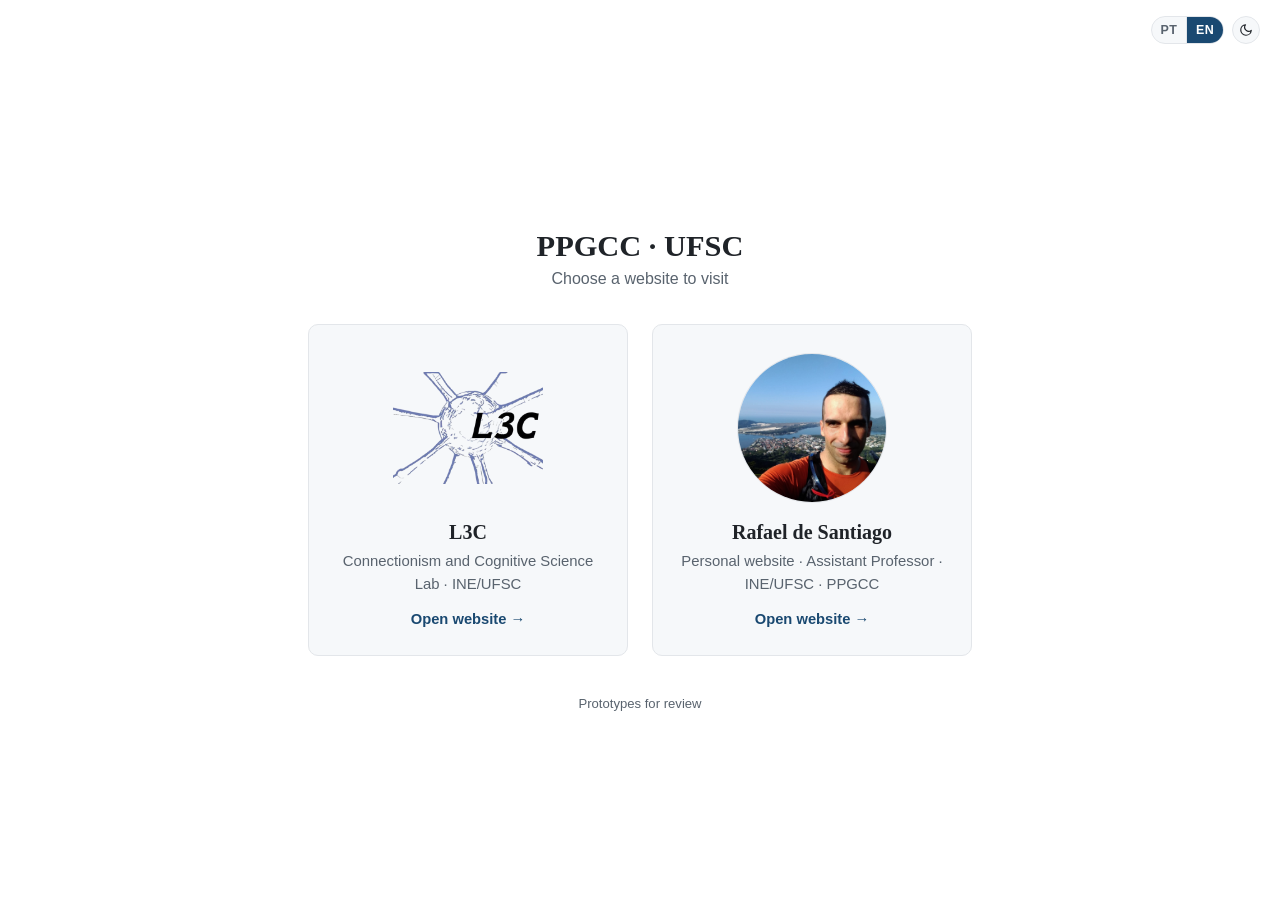
<file: index.html>
<!DOCTYPE html>
<html lang="pt-BR" data-lang="pt">
<head>
<meta charset="utf-8">
<meta name="viewport" content="width=device-width, initial-scale=1">
<title>PPGCC · Sites</title>
<meta name="description" content="Protótipos dos sites do L3C e do Prof. Rafael de Santiago (PPGCC/UFSC).">
<meta property="og:type" content="website">
<meta property="og:title" content="PPGCC · Sites do L3C e do Prof. Rafael de Santiago">
<meta property="og:description" content="Protótipos dos sites do L3C e do Prof. Rafael de Santiago (PPGCC/UFSC).">
<meta property="og:url" content="https://brunovenanciodash.github.io/">
<meta property="og:image" content="https://brunovenanciodash.github.io/L3C/img/logo_l3c.png">
<meta name="twitter:card" content="summary">
<link rel="icon" type="image/png" href="L3C/img/favicon.png">
<script>
  /* tema e idioma salvos (ou do navegador) antes de renderizar */
  (function(){
    var d = document.documentElement;
    try{
      var t = localStorage.getItem('ppgcc-theme');
      if (t === 'light' || t === 'dark') d.setAttribute('data-theme', t);
      var l = localStorage.getItem('ppgcc-lang');
      if (l !== 'pt' && l !== 'en') l = (navigator.language || 'pt').slice(0, 2).toLowerCase() === 'pt' ? 'pt' : 'en';
      d.setAttribute('data-lang', l);
      d.setAttribute('lang', l === 'pt' ? 'pt-BR' : 'en');
    }catch(e){}
  })();
</script>
<style>
  :root{
    --text:#1f2328;--muted:#59636e;--accent:#1a4971;--border:#e3e6ea;
    --bg:#ffffff;--bg-soft:#f6f8fa;--shadow:0 6px 24px rgba(15,53,86,.10);
    --serif:Georgia,"Times New Roman",serif;
    --sans:-apple-system,BlinkMacSystemFont,"Segoe UI",Roboto,Helvetica,Arial,sans-serif;
    --logo-filter:none;
    color-scheme:light;
  }
  @media (prefers-color-scheme:dark){
    :root:not([data-theme="light"]){
      --text:#e6e9ee;--muted:#9aa4b0;--accent:#7cb3e8;--border:#2c333c;
      --bg:#14181d;--bg-soft:#1c2128;--shadow:0 6px 24px rgba(0,0,0,.45);
      --logo-filter:invert(1) hue-rotate(180deg);
      color-scheme:dark;
    }
  }
  :root[data-theme="dark"]{
    --text:#e6e9ee;--muted:#9aa4b0;--accent:#7cb3e8;--border:#2c333c;
    --bg:#14181d;--bg-soft:#1c2128;--shadow:0 6px 24px rgba(0,0,0,.45);
    --logo-filter:invert(1) hue-rotate(180deg);
    color-scheme:dark;
  }
  /* idioma: mostra só o texto do idioma ativo */
  :root:not([data-lang="en"]) [data-l="en"]{display:none}
  :root[data-lang="en"] [data-l="pt"]{display:none}

  *{box-sizing:border-box}
  body{margin:0;min-height:100vh;display:flex;flex-direction:column;align-items:center;justify-content:center;
    font-family:var(--sans);color:var(--text);background:var(--bg);padding:80px 16px 40px;transition:background .2s,color .2s}

  .toolbar{position:fixed;top:16px;right:20px;display:flex;gap:8px;align-items:center;z-index:10}
  .tool-btn{display:inline-flex;align-items:center;justify-content:center;width:28px;height:28px;padding:0;border:1px solid var(--border);border-radius:999px;background:var(--bg-soft);color:var(--text);cursor:pointer}
  .tool-btn:hover{border-color:var(--accent)}
  .tool-btn svg{width:14px;height:14px}
  .tool-btn .icon-sun{display:none}
  :root[data-theme="dark"] .tool-btn .icon-sun{display:inline}
  :root[data-theme="dark"] .tool-btn .icon-moon{display:none}
  @media (prefers-color-scheme:dark){
    :root:not([data-theme="light"]) .tool-btn .icon-sun{display:inline}
    :root:not([data-theme="light"]) .tool-btn .icon-moon{display:none}
  }
  .lang-switch{display:flex;height:28px;border:1px solid var(--border);border-radius:999px;overflow:hidden;background:var(--bg-soft)}
  .lang-switch button{border:0;background:transparent;color:var(--muted);font:inherit;font-size:.78rem;font-weight:600;letter-spacing:.3px;padding:0 9px;cursor:pointer}
  .lang-switch button + button{border-left:1px solid var(--border)}
  .lang-switch button:hover{color:var(--accent)}
  .lang-switch button[aria-pressed="true"]{background:var(--accent);color:var(--bg)}

  h1{font-family:var(--serif);font-size:1.9rem;margin:0 0 6px;text-align:center}
  .sub{color:var(--muted);margin:0 0 36px;text-align:center}
  .cards{display:grid;grid-template-columns:repeat(2,minmax(0,320px));gap:24px}
  .card{display:flex;flex-direction:column;align-items:center;text-align:center;padding:28px 24px;border:1px solid var(--border);
    border-radius:10px;background:var(--bg-soft);color:var(--text);text-decoration:none;transition:transform .15s,box-shadow .15s,border-color .15s}
  .card:hover,.card:focus-visible{transform:translateY(-3px);box-shadow:var(--shadow);border-color:var(--accent);outline:none}
  .card .media{width:150px;height:150px;display:flex;align-items:center;justify-content:center;margin-bottom:18px}
  .card .logo{width:150px;height:auto;filter:var(--logo-filter)}
  .card .photo{width:150px;height:150px;border-radius:50%;object-fit:cover;border:1px solid var(--border)}
  .card h2{font-family:var(--serif);font-size:1.25rem;margin:0 0 6px}
  .card p{margin:0;color:var(--muted);font-size:.93rem;line-height:1.5}
  .card .go{margin-top:16px;color:var(--accent);font-weight:600;font-size:.92rem}
  footer{margin-top:40px;color:var(--muted);font-size:.82rem;text-align:center}
  @media (max-width:640px){
    .cards{grid-template-columns:minmax(0,340px)}
    .toolbar{left:0;right:0;justify-content:center}
  }
  @media (prefers-reduced-motion:reduce){*{transition:none!important}}
</style>
</head>
<body>
  <div class="toolbar">
    <div class="lang-switch" role="group" aria-label="Idioma / Language">
      <button type="button" data-set-lang="pt" lang="pt-BR" title="Português">PT</button>
      <button type="button" data-set-lang="en" lang="en" title="English">EN</button>
    </div>
    <button class="tool-btn" id="themeToggle" type="button">
      <svg class="icon-moon" viewBox="0 0 24 24" fill="none" stroke="currentColor" stroke-width="2" stroke-linecap="round" stroke-linejoin="round" aria-hidden="true"><path d="M21 12.8A9 9 0 1 1 11.2 3a7 7 0 0 0 9.8 9.8z"/></svg>
      <svg class="icon-sun" viewBox="0 0 24 24" fill="none" stroke="currentColor" stroke-width="2" stroke-linecap="round" stroke-linejoin="round" aria-hidden="true"><circle cx="12" cy="12" r="4"/><path d="M12 2v2M12 20v2M4.9 4.9l1.4 1.4M17.7 17.7l1.4 1.4M2 12h2M20 12h2M4.9 19.1l1.4-1.4M17.7 6.3l1.4-1.4"/></svg>
    </button>
  </div>

  <h1>PPGCC · UFSC</h1>
  <p class="sub"><span data-l="pt">Escolha o site que deseja visitar</span><span data-l="en">Choose a website to visit</span></p>

  <div class="cards">
    <a class="card" href="L3C/index.html">
      <div class="media"><img class="logo" src="L3C/img/logo_l3c.png" width="480" height="360" alt=""></div>
      <h2>L3C</h2>
      <p><span data-l="pt">Laboratório de Conexionismo e Ciências Cognitivas · INE/UFSC</span><span data-l="en">Connectionism and Cognitive Science Lab · INE/UFSC</span></p>
      <span class="go"><span data-l="pt">Abrir site →</span><span data-l="en">Open website →</span></span>
    </a>
    <a class="card" href="rsantiago/index.html">
      <div class="media"><img class="photo" src="rsantiago/rsantiago_foto.jpeg" width="1440" height="1435" alt=""></div>
      <h2>Rafael de Santiago</h2>
      <p><span data-l="pt">Site pessoal · Professor Adjunto · INE/UFSC · PPGCC</span><span data-l="en">Personal website · Assistant Professor · INE/UFSC · PPGCC</span></p>
      <span class="go"><span data-l="pt">Abrir site →</span><span data-l="en">Open website →</span></span>
    </a>
  </div>

  <footer><span data-l="pt">Protótipos para apresentação</span><span data-l="en">Prototypes for review</span></footer>

<script>
  (function(){
    var d = document.documentElement;
    var mq = window.matchMedia ? window.matchMedia('(prefers-color-scheme: dark)') : null;
    var TIP = {pt: ['Tema escuro', 'Tema claro'], en: ['Dark theme', 'Light theme']};
    function lang(){ return d.getAttribute('data-lang') === 'en' ? 'en' : 'pt'; }
    function isDark(){
      var t = d.getAttribute('data-theme');
      return t ? t === 'dark' : !!(mq && mq.matches);
    }
    function refresh(){
      var l = lang();
      document.querySelectorAll('.lang-switch button').forEach(function(b){
        b.setAttribute('aria-pressed', b.getAttribute('data-set-lang') === l ? 'true' : 'false');
      });
      var btn = document.getElementById('themeToggle');
      btn.title = TIP[l][isDark() ? 1 : 0];
      btn.setAttribute('aria-label', btn.title);
      btn.setAttribute('aria-pressed', isDark() ? 'true' : 'false');
    }
    document.querySelectorAll('.lang-switch button').forEach(function(b){
      b.addEventListener('click', function(){
        var l = b.getAttribute('data-set-lang');
        d.setAttribute('data-lang', l);
        d.setAttribute('lang', l === 'pt' ? 'pt-BR' : 'en');
        try{ localStorage.setItem('ppgcc-lang', l); }catch(e){}
        refresh();
      });
    });
    document.getElementById('themeToggle').addEventListener('click', function(){
      var next = isDark() ? 'light' : 'dark';
      d.setAttribute('data-theme', next);
      try{ localStorage.setItem('ppgcc-theme', next); }catch(e){}
      refresh();
    });
    if (mq && mq.addEventListener) mq.addEventListener('change', refresh);
    refresh();
  })();
</script>
</body>
</html>
</file>
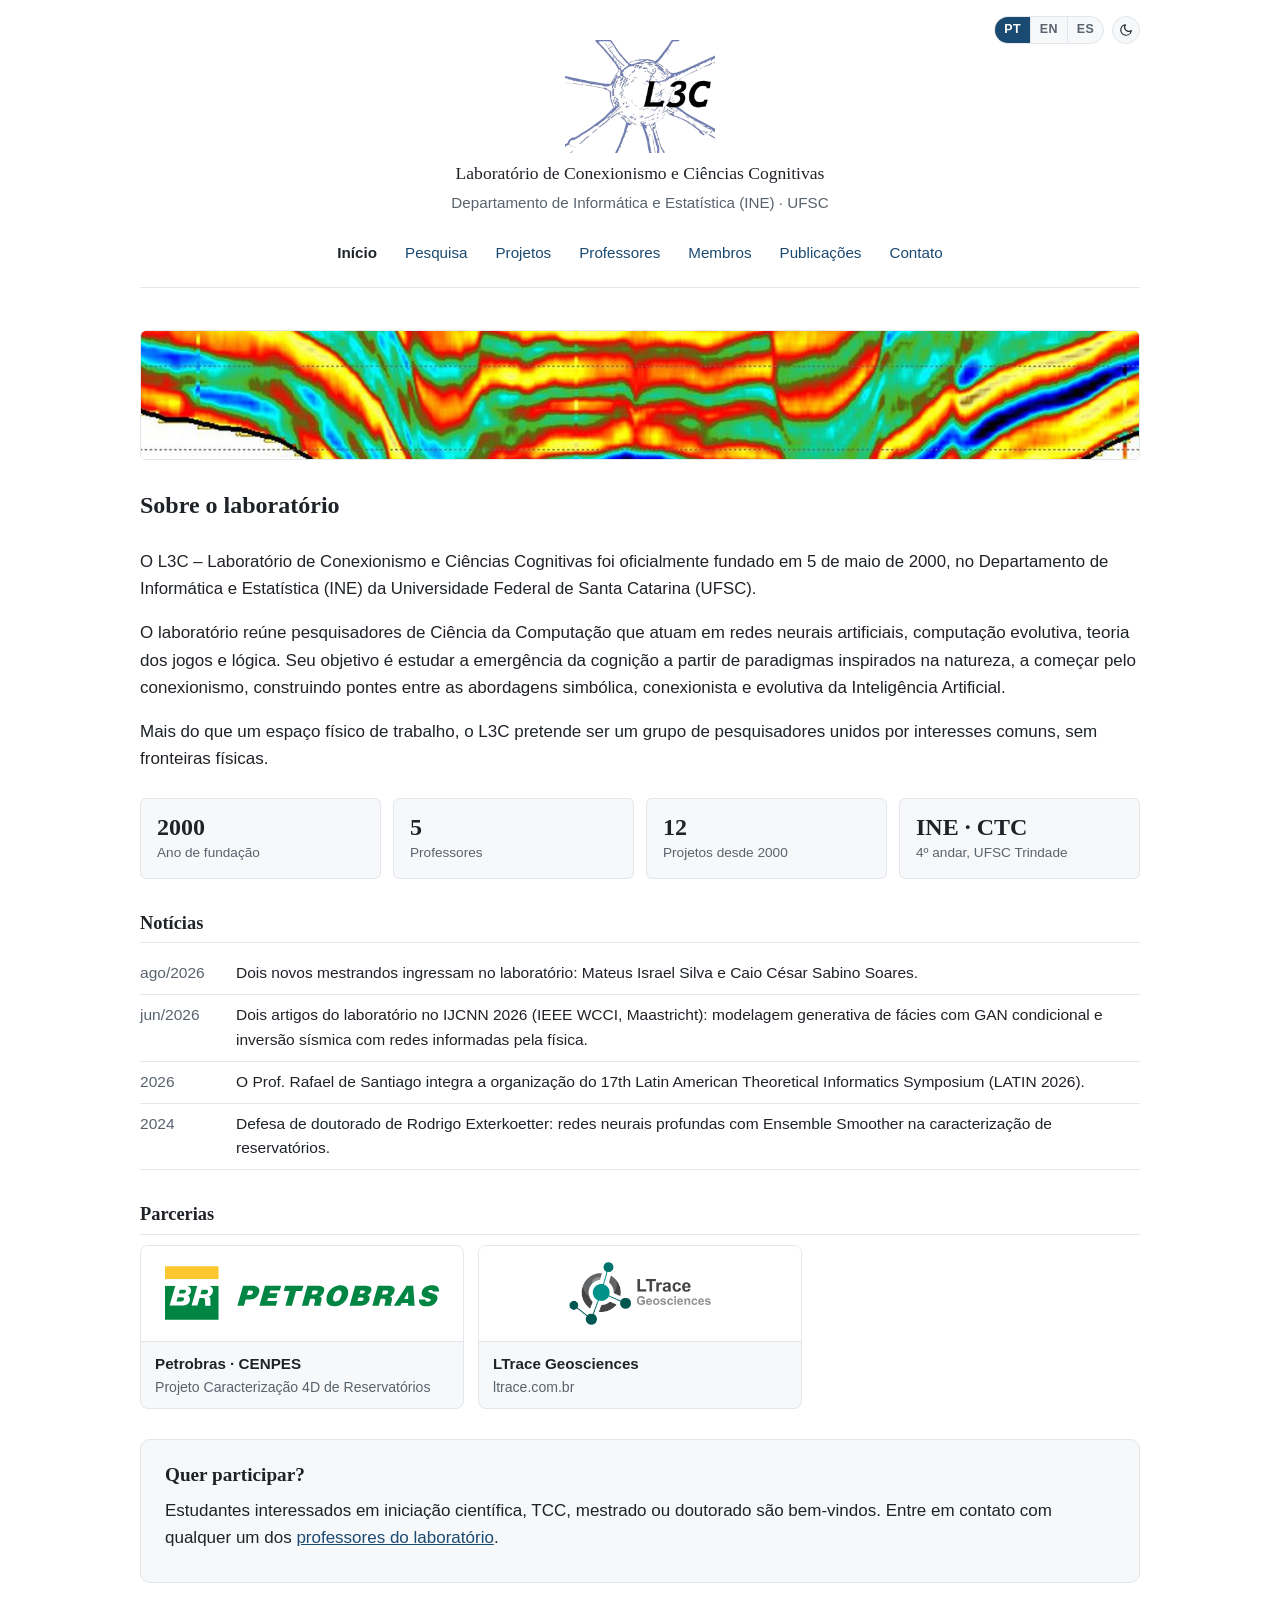
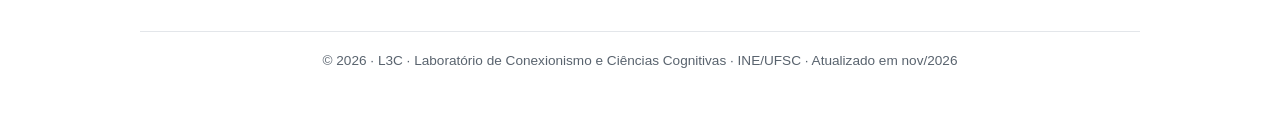
<file: L3C/index.html>
<!DOCTYPE html>
<html lang="pt-BR" data-lang="pt">
<head>
<meta charset="utf-8">
<meta name="viewport" content="width=device-width, initial-scale=1">
<title>L3C · Laboratório de Conexionismo e Ciências Cognitivas</title>
<meta name="description" content="L3C – Laboratório de Conexionismo e Ciências Cognitivas · INE/UFSC">
<meta property="og:type" content="website">
<meta property="og:title" content="L3C · Laboratório de Conexionismo e Ciências Cognitivas">
<meta property="og:description" content="Laboratório do INE/UFSC dedicado a redes neurais, inteligência computacional, otimização e geofísica computacional.">
<meta property="og:url" content="https://brunovenanciodash.github.io/L3C/">
<meta property="og:image" content="https://brunovenanciodash.github.io/L3C/img/logo_l3c.png">
<meta property="og:locale" content="pt_BR">
<meta name="twitter:card" content="summary">
<link rel="icon" type="image/png" href="img/favicon.png">
<script type="application/ld+json">
{
 "@context": "https://schema.org",
 "@type": "ResearchOrganization",
 "name": "L3C – Laboratório de Conexionismo e Ciências Cognitivas",
 "alternateName": "Connectionism and Cognitive Science Laboratory",
 "url": "https://brunovenanciodash.github.io/L3C/",
 "logo": "https://brunovenanciodash.github.io/L3C/img/logo_l3c.png",
 "foundingDate": "2000-05-05",
 "parentOrganization": {
  "@type": "Organization",
  "name": "Departamento de Informática e Estatística (INE) · Universidade Federal de Santa Catarina (UFSC)",
  "url": "http://ine.ufsc.br"
 },
 "address": {
  "@type": "PostalAddress",
  "streetAddress": "INE/CTC, 4º andar, sala INE-401, Campus Reitor João David Ferreira Lima, Trindade",
  "addressLocality": "Florianópolis",
  "addressRegion": "SC",
  "postalCode": "88040-900",
  "addressCountry": "BR"
 },
 "member": [
  {
   "@type": "Person",
   "name": "Rafael de Santiago"
  },
  {
   "@type": "Person",
   "name": "Mauro Roisenberg"
  },
  {
   "@type": "Person",
   "name": "Alexandre Gonçalves Silva"
  },
  {
   "@type": "Person",
   "name": "Eduardo Camilo Inacio"
  },
  {
   "@type": "Person",
   "name": "Tiago Mazzutti"
  }
 ],
 "knowsAbout": [
  "Redes neurais",
  "Inteligência computacional",
  "Inversão sísmica",
  "Visão computacional",
  "Otimização",
  "Computação quântica"
 ],
 "sameAs": [
  "https://l3clab.paginas.ufsc.br"
 ]
}
</script>
<script>
  /* Aplica tema e idioma salvos antes de renderizar (evita "piscada") */
  (function(){
    var d = document.documentElement;
    try{
      var t = localStorage.getItem('l3c-theme');
      if (t === 'light' || t === 'dark') d.setAttribute('data-theme', t);
      var l = localStorage.getItem('l3c-lang');
      if (l === 'en' || l === 'es'){ d.setAttribute('lang', l); d.setAttribute('data-lang', l); }
    }catch(e){}
  })();
</script>
<style>
  /* ================= TEMA ================= */
  :root{
    --max-width:1040px;
    --text:#1f2328;--muted:#59636e;--accent:#1a4971;--accent-hover:#0f3556;
    --border:#e3e6ea;--bg:#ffffff;--bg-soft:#f6f8fa;--row-hover:#fbfcfd;
    --badge-dr-bg:#e7f0fa;--badge-dr-fg:#1a4971;
    --badge-ms-bg:#eef7ee;--badge-ms-fg:#2e6b34;
    --badge-gr-bg:#f3eefa;--badge-gr-fg:#5a3b8c;
    --badge-on-bg:#e8f5ec;--badge-on-fg:#1f6b3a;
    --ph-bg:#fff8e1;--ph-border:#d9b96b;--ph-fg:#6b551d;
    --avatar-bg:#e7f0fa;--avatar-fg:#1a4971;
    --serif:Georgia,"Times New Roman",serif;
    --sans:-apple-system,BlinkMacSystemFont,"Segoe UI",Roboto,Helvetica,Arial,sans-serif;
    color-scheme:light;
  }
  @media (prefers-color-scheme:dark){
    :root:not([data-theme="light"]){
      --text:#e6e9ee;--muted:#9aa4b0;--accent:#7cb3e8;--accent-hover:#a9cdf2;
      --border:#2c333c;--bg:#14181d;--bg-soft:#1c2128;--row-hover:#1a1f26;
      --badge-dr-bg:#1d3349;--badge-dr-fg:#a9cdf2;
      --badge-ms-bg:#1e3523;--badge-ms-fg:#9ed4a6;
      --badge-gr-bg:#2e2540;--badge-gr-fg:#c9b3ec;
      --badge-on-bg:#1e3523;--badge-on-fg:#9ed4a6;
      --ph-bg:#3a3017;--ph-border:#8a7232;--ph-fg:#f0d98e;
      --avatar-bg:#1d3349;--avatar-fg:#a9cdf2;
      color-scheme:dark;
    }
  }
  :root[data-theme="dark"]{
    --text:#e6e9ee;--muted:#9aa4b0;--accent:#7cb3e8;--accent-hover:#a9cdf2;
    --border:#2c333c;--bg:#14181d;--bg-soft:#1c2128;--row-hover:#1a1f26;
    --badge-dr-bg:#1d3349;--badge-dr-fg:#a9cdf2;
    --badge-ms-bg:#1e3523;--badge-ms-fg:#9ed4a6;
    --badge-gr-bg:#2e2540;--badge-gr-fg:#c9b3ec;
    --badge-on-bg:#1e3523;--badge-on-fg:#9ed4a6;
    --ph-bg:#3a3017;--ph-border:#8a7232;--ph-fg:#f0d98e;
    --avatar-bg:#1d3349;--avatar-fg:#a9cdf2;
    color-scheme:dark;
  }

  /* ================= IDIOMA ================= */
  :root:not([data-lang="pt"]) [data-l="pt"],
  :root:not([data-lang="en"]) [data-l="en"],
  :root:not([data-lang="es"]) [data-l="es"]{display:none!important}

  /* ================= BASE ================= */
  *{box-sizing:border-box}
  html{-webkit-text-size-adjust:100%}
  body{margin:0;font-family:var(--sans);font-size:17px;line-height:1.6;color:var(--text);background:var(--bg);transition:background .2s,color .2s}
  .wrapper{max-width:var(--max-width);margin:0 auto;padding:0 20px 64px}
  a{color:var(--accent)}
  a:hover{color:var(--accent-hover)}

  /* ================= CABEÇALHO ================= */
  .site-header{position:relative;padding:40px 0 0;text-align:center}
  .site-title{margin:0 0 6px;line-height:0}
  .site-logo{width:150px;height:auto}
  .sr-only{position:absolute;width:1px;height:1px;padding:0;margin:-1px;overflow:hidden;clip:rect(0,0,0,0);white-space:nowrap;border:0}
  /* no tema escuro, inverte o logo: texto preto vira branco e o azul continua azul */
  :root[data-theme="dark"] .site-logo{filter:invert(1) hue-rotate(180deg)}
  @media (prefers-color-scheme:dark){:root:not([data-theme="light"]) .site-logo{filter:invert(1) hue-rotate(180deg)}}

  .banner{display:block;width:100%;height:130px;object-fit:cover;object-position:50% 30%;border-radius:6px;border:1px solid var(--border);margin:0 0 26px}
  figure.fig{margin:22px 0 6px}
  figure.fig img{display:block;width:100%;height:auto;border-radius:6px;border:1px solid var(--border);background:#fff}
  figure.fig figcaption{color:var(--muted);font-size:.88rem;margin-top:8px}
  .site-name{margin:0;font-family:var(--serif);font-size:1.1rem}
  .site-subtitle{margin:4px 0 0;color:var(--muted);font-size:.95rem}

  .toolbar{position:absolute;top:16px;right:0;display:flex;gap:8px;align-items:center}
  .tool-btn{display:inline-flex;align-items:center;justify-content:center;width:28px;height:28px;padding:0;border:1px solid var(--border);border-radius:999px;
    background:var(--bg-soft);color:var(--text);cursor:pointer;transition:border-color .15s}
  .tool-btn:hover{border-color:var(--accent)}
  .tool-btn svg{width:14px;height:14px}
  .lang-switch{display:flex;height:28px;border:1px solid var(--border);border-radius:999px;overflow:hidden;background:var(--bg-soft)}
  .lang-switch button{border:0;background:transparent;color:var(--muted);font:inherit;font-size:.78rem;font-weight:600;letter-spacing:.3px;padding:0 9px;cursor:pointer}
  .lang-switch button + button{border-left:1px solid var(--border)}
  .lang-switch button:hover{color:var(--accent)}
  .lang-switch button[aria-pressed="true"]{background:var(--accent);color:var(--bg)}
  .tool-btn .icon-sun{display:none}
  :root[data-theme="dark"] .tool-btn .icon-sun{display:inline}
  :root[data-theme="dark"] .tool-btn .icon-moon{display:none}
  @media (prefers-color-scheme:dark){
    :root:not([data-theme="light"]) .tool-btn .icon-sun{display:inline}
    :root:not([data-theme="light"]) .tool-btn .icon-moon{display:none}
  }

  nav.main-nav{position:sticky;top:0;z-index:10;background:var(--bg);margin:10px 0 8px;padding:12px 0 18px;border-bottom:1px solid var(--border);text-align:center}
  nav.main-nav ul{list-style:none;margin:0;padding:0;display:flex;flex-wrap:wrap;justify-content:center;gap:6px 4px}
  nav.main-nav a{display:inline-block;padding:4px 12px;color:var(--accent);text-decoration:none;font-size:.95rem;border-radius:4px;transition:background .15s,color .15s}
  nav.main-nav a:hover{background:var(--bg-soft)}
  nav.main-nav a.active{color:var(--text);font-weight:600}

  /* ================= PÁGINAS ================= */
  main{padding-top:34px}
  .page{display:none}
  .page.active{display:block}
  h2.section-title{font-family:var(--serif);font-size:1.5rem;margin:0 0 18px;padding-bottom:6px}
  h3.sub-title{font-family:var(--serif);font-size:1.15rem;margin:30px 0 10px;padding-bottom:4px;border-bottom:1px solid var(--border)}
  .lead{font-size:1.05rem}
  .muted{color:var(--muted)}
  .partners{display:grid;grid-template-columns:repeat(auto-fill,minmax(260px,1fr));gap:14px;margin:6px 0 26px}
  .partner{display:flex;flex-direction:column;border:1px solid var(--border);border-radius:8px;overflow:hidden;text-decoration:none;color:var(--text);background:var(--bg-soft);transition:border-color .15s}
  .partner:hover{border-color:var(--accent);color:var(--text)}
  .p-logo{display:flex;align-items:center;justify-content:center;height:96px;padding:16px 24px;background:#fff;border-bottom:1px solid var(--border)}
  .p-logo img{max-width:100%;max-height:100%;width:auto;height:auto}
  .p-txt{padding:10px 14px;font-size:.88rem;color:var(--muted)}
  .p-txt b{display:block;color:var(--text);font-size:.95rem}
  .lk-cols{display:grid;grid-template-columns:repeat(3,1fr);gap:28px}
  .lk-cols > div{border-top:2px solid var(--accent);padding-top:12px}
  .lk-grp{font-family:var(--sans);font-size:.82rem;text-transform:uppercase;letter-spacing:.8px;color:var(--muted);margin:0 0 10px;font-weight:700}
  .lk-list{list-style:none;margin:0;padding:0}
  .lk-list li{margin:0 0 10px}
  .lk-lbl{display:block;font-size:.85rem;color:var(--muted)}
  @media (max-width:720px){.lk-cols{grid-template-columns:1fr;gap:20px}}
  .f-lbl{font-size:.82rem;font-weight:700;color:var(--muted);min-width:72px}
  .filters{align-items:center}
  .news{list-style:none;margin:0 0 8px;padding:0}
  .news li{display:grid;grid-template-columns:84px 1fr;gap:12px;padding:8px 0;border-bottom:1px solid var(--border);font-size:.97rem}
  .news .when{color:var(--muted);font-variant-numeric:tabular-nums;white-space:nowrap}
  .team-photo{margin:0 auto 26px;max-width:820px}
  .team-photo img{display:block;width:100%;height:auto;border-radius:8px;border:1px solid var(--border)}
  .team-photo figcaption{color:var(--muted);font-size:.88rem;text-align:center;margin-top:8px}
  .team-ph{display:flex;align-items:center;justify-content:center;height:150px;margin:0 0 22px;border:1px dashed var(--ph-border);border-radius:8px;background:var(--ph-bg);color:var(--ph-fg);font-size:.95rem}
  .sw{padding:14px 18px;border:1px solid var(--border);border-radius:8px;background:var(--bg-soft);margin:0 0 12px}
  .sw b{font-size:1.05rem}
  .sw p{margin:6px 0 8px}
  .sw a{margin-right:14px;font-size:.92rem}
  .repo{white-space:nowrap;font-size:.86rem}
  .map{display:block;width:100%;height:360px;border:1px solid var(--border);border-radius:8px;margin-top:4px;overflow:hidden;background:var(--bg-soft);z-index:0}
  .map-btns{display:flex;flex-wrap:wrap;gap:8px;margin:12px 0 0}
  .map-btn{display:inline-block;padding:5px 14px;border:1px solid var(--border);border-radius:999px;background:var(--bg-soft);color:var(--text);font-size:.88rem;font-weight:600;text-decoration:none}
  .map-btn:hover{border-color:var(--accent);color:var(--accent)}
  .ph-gray{background:var(--bg-soft);border:1px dashed var(--border);color:var(--muted);padding:2px 6px;border-radius:3px;font-size:.9em}
  .callout{margin:30px 0 0;padding:20px 24px;border-radius:10px;background:var(--bg-soft);border:1px solid var(--border)}
  .callout h3{font-family:var(--serif);font-size:1.2rem;margin:0 0 6px}
  .callout p{margin:0 0 10px}
  .callout p:last-child{margin-bottom:0}
  .info-list,.link-list{padding-left:18px}
  .info-list li{margin:4px 0}
  .link-list li{margin:8px 0}

  .placeholder{background:var(--ph-bg);border:1px dashed var(--ph-border);color:var(--ph-fg);padding:2px 6px;border-radius:3px;font-size:.9em}
  .note{background:var(--bg-soft);border-left:3px solid var(--accent);padding:10px 14px;border-radius:0 4px 4px 0;font-size:.92rem;color:var(--muted);margin:18px 0}

  .facts{display:grid;grid-template-columns:repeat(auto-fit,minmax(160px,1fr));gap:12px;margin:26px 0}
  .fact{border:1px solid var(--border);border-radius:6px;padding:14px 16px;background:var(--bg-soft)}
  .fact .num{font-family:var(--serif);font-size:1.5rem;font-weight:700;line-height:1.2}
  .fact .lbl{color:var(--muted);font-size:.85rem}

  .topics{display:flex;flex-wrap:wrap;gap:8px;padding:0;list-style:none;margin:10px 0 0}
  .topics li{border:1px solid var(--border);border-radius:999px;padding:3px 12px;font-size:.88rem;background:var(--bg-soft)}

  /* Pessoas */
  .person{display:flex;gap:22px;align-items:flex-start;padding:22px 0;border-bottom:1px solid var(--border)}
  .person:first-of-type{padding-top:4px}
  .person .photo{flex:0 0 140px;width:140px;height:140px;border-radius:6px;object-fit:cover;object-position:50% 25%;background:var(--bg-soft);border:1px solid var(--border)}
  .person .photo.square{object-position:50% 50%}
  .avatar{display:flex;align-items:center;justify-content:center;font-family:var(--serif);font-size:2rem;font-weight:700;background:var(--avatar-bg)!important;color:var(--avatar-fg)}
  .person .p-body{flex:1 1 auto;min-width:0}
  .person h3{font-family:var(--serif);font-size:1.2rem;margin:0}
  .person .role{color:var(--muted);font-size:.92rem;margin:2px 0 8px}
  .person p{margin:6px 0;font-size:.96rem}
  .person .links{display:flex;flex-wrap:wrap;gap:4px 16px;font-size:.92rem;margin-top:8px}

  /* Tabelas */
  .table-scroll{overflow-x:auto}
  table.tbl{width:100%;border-collapse:collapse;font-size:.95rem;margin:0 0 24px}
  table.tbl caption{text-align:left;font-weight:600;padding:0 0 8px}
  table.tbl th,table.tbl td{text-align:left;padding:10px 14px;border-bottom:1px solid var(--border);vertical-align:top}
  table.tbl thead th{background:var(--bg-soft);border-bottom:2px solid var(--border);font-size:.8rem;text-transform:uppercase;letter-spacing:.4px;color:var(--muted)}
  table.tbl tbody tr:hover{background:var(--row-hover)}
  .badge{display:inline-block;padding:2px 10px;border-radius:999px;font-size:.76rem;font-weight:600;white-space:nowrap}
  .badge.dr{background:var(--badge-dr-bg);color:var(--badge-dr-fg)}
  .badge.ms{background:var(--badge-ms-bg);color:var(--badge-ms-fg)}
  .badge.gr{background:var(--badge-gr-bg);color:var(--badge-gr-fg)}
  .badge.on{background:var(--badge-on-bg);color:var(--badge-on-fg)}
  .count-note{color:var(--muted);font-size:.9rem;margin-top:-12px}

  /* Projetos e publicações */
  .item-list{list-style:none;padding:0;margin:0}
  .item-list li{padding:12px 0;border-bottom:1px solid var(--border);font-size:.95rem;line-height:1.5}
  .item-list .i-title{font-weight:600}
  .item-list .i-meta{color:var(--muted)}
  .item-list .i-auth b{font-weight:600;color:var(--accent)}
  .pub-year{font-family:var(--serif);font-size:1.15rem;margin:26px 0 6px;padding-bottom:4px;border-bottom:1px solid var(--border)}

  .filters{display:flex;flex-wrap:wrap;gap:6px;margin:4px 0 6px}
  .filters button{padding:4px 12px;border:1px solid var(--border);border-radius:999px;background:var(--bg);color:var(--text);font:inherit;font-size:.85rem;cursor:pointer}
  .filters button:hover{border-color:var(--accent)}
  .filters button[aria-pressed="true"]{background:var(--accent);border-color:var(--accent);color:var(--bg)}
  .pub-count{color:var(--muted);font-size:.88rem;margin:6px 0 0}

  details.more{margin-top:22px}
  details.more summary{cursor:pointer;color:var(--accent);font-weight:600;padding:6px 0}

  footer.site-footer{margin-top:48px;padding-top:18px;border-top:1px solid var(--border);color:var(--muted);font-size:.85rem;text-align:center}

  @media (max-width:560px){
    body{font-size:16px}
    .site-header{padding-top:74px}
    .toolbar{left:0;right:0;justify-content:center}
    .site-logo{width:120px}
    .banner{height:90px}
    .person{flex-direction:column;align-items:center;text-align:center}
    .person .links{justify-content:center}
  }
  @media (prefers-reduced-motion:reduce){*{transition:none!important}}
</style>
</head>
<body>
  <div class="wrapper">

    <header class="site-header">
      <div class="toolbar">
        <div class="lang-switch" role="group" aria-label="Idioma / Language / Idioma">
          <button type="button" data-set-lang="pt" lang="pt-BR" title="Português">PT</button>
          <button type="button" data-set-lang="en" lang="en" title="English">EN</button>
          <button type="button" data-set-lang="es" lang="es" title="Español">ES</button>
        </div>
        <button class="tool-btn" id="themeToggle" type="button" aria-label="Alternar tema claro/escuro">
          <svg class="icon-moon" viewBox="0 0 24 24" fill="none" stroke="currentColor" stroke-width="2" stroke-linecap="round" stroke-linejoin="round" aria-hidden="true"><path d="M21 12.8A9 9 0 1 1 11.2 3a7 7 0 0 0 9.8 9.8z"/></svg>
          <svg class="icon-sun" viewBox="0 0 24 24" fill="none" stroke="currentColor" stroke-width="2" stroke-linecap="round" stroke-linejoin="round" aria-hidden="true"><circle cx="12" cy="12" r="4"/><path d="M12 2v2M12 20v2M4.9 4.9l1.4 1.4M17.7 17.7l1.4 1.4M2 12h2M20 12h2M4.9 19.1l1.4-1.4M17.7 6.3l1.4-1.4"/></svg>
        </button>
      </div>
      <h1 class="site-title"><img class="site-logo" src="img/logo_l3c.png" width="480" height="360" alt=""><span class="sr-only">L3C</span></h1>
      <p class="site-name">
        <span data-l="pt">Laboratório de Conexionismo e Ciências Cognitivas</span>
        <span data-l="en">Connectionism and Cognitive Science Lab</span><span data-l="es">Laboratorio de Conexionismo y Ciencias Cognitivas</span>
      </p>
      <p class="site-subtitle">
        <span data-l="pt">Departamento de Informática e Estatística (INE) · UFSC</span>
        <span data-l="en">Department of Informatics and Statistics (INE) · UFSC</span><span data-l="es">Departamento de Informática y Estadística (INE) · UFSC</span>
      </p>
    </header>

    <nav class="main-nav" aria-label="Seções">
      <ul>
        <li><a href="#inicio"><span data-l="pt">Início</span><span data-l="en">Home</span><span data-l="es">Inicio</span></a></li>
        <li><a href="#pesquisa"><span data-l="pt">Pesquisa</span><span data-l="en">Research</span><span data-l="es">Investigación</span></a></li>
        <li><a href="#projetos"><span data-l="pt">Projetos</span><span data-l="en">Projects</span><span data-l="es">Proyectos</span></a></li>
        <li><a href="#professores"><span data-l="pt">Professores</span><span data-l="en">Faculty</span><span data-l="es">Profesores</span></a></li>
        <li><a href="#membros"><span data-l="pt">Membros</span><span data-l="en">Members</span><span data-l="es">Miembros</span></a></li>
        <li><a href="#publicacoes"><span data-l="pt">Publicações</span><span data-l="en">Publications</span><span data-l="es">Publicaciones</span></a></li>
        <li><a href="#contato"><span data-l="pt">Contato</span><span data-l="en">Contact</span><span data-l="es">Contacto</span></a></li>
      </ul>
    </nav>

    <main>

      <!-- ================= INÍCIO ================= -->
      <section id="inicio" class="page">
        <img class="banner" src="img/banner_sismica.jpg" width="1200" height="402" alt="">
        <h2 class="section-title"><span data-l="pt">Sobre o laboratório</span><span data-l="en">About the lab</span><span data-l="es">Sobre el laboratorio</span></h2>

        <div data-l="pt">
          <p class="lead">
            O L3C – Laboratório de Conexionismo e Ciências Cognitivas foi oficialmente fundado em
            5 de maio de 2000, no Departamento de Informática e Estatística (INE) da Universidade
            Federal de Santa Catarina (UFSC).
          </p>
          <p>
            O laboratório reúne pesquisadores de Ciência da Computação que atuam em redes neurais
            artificiais, computação evolutiva, teoria dos jogos e lógica. Seu objetivo é estudar a
            emergência da cognição a partir de paradigmas inspirados na natureza, a começar pelo
            conexionismo, construindo pontes entre as abordagens simbólica, conexionista e
            evolutiva da Inteligência Artificial.
          </p>
          <p>
            Mais do que um espaço físico de trabalho, o L3C pretende ser um grupo de pesquisadores
            unidos por interesses comuns, sem fronteiras físicas.
          </p>
        </div>
        <div data-l="en">
          <p class="lead">
            L3C – the Connectionism and Cognitive Science Lab – was officially founded on May 5, 2000,
            at the Department of Informatics and Statistics (INE) of the Federal University of
            Santa Catarina (UFSC), Brazil.
          </p>
          <p>
            The lab brings together Computer Science researchers working on artificial neural
            networks, evolutionary computation, game theory and logic. Its goal is to study the
            emergence of cognition through nature-inspired paradigms, starting from connectionism,
            bridging the symbolic, connectionist and evolutionary approaches to Artificial Intelligence.
          </p>
          <p>
            More than a physical workplace, L3C aims to be a group of researchers bound by common
            interests, with no physical borders.
          </p>
        </div><div data-l="es">
          <p class="lead">
            El L3C – Laboratorio de Conexionismo y Ciencias Cognitivas – fue fundado oficialmente el 5 de mayo de 2000
            en el Departamento de Informática y Estadística (INE) de la Universidad Federal de
            Santa Catarina (UFSC), Brasil.
          </p>
          <p>
            El laboratorio reúne a investigadores de Ciencia de la Computación que trabajan en redes neuronales
            artificiales, computación evolutiva, teoría de juegos y lógica. Su objetivo es estudiar la
            emergencia de la cognición a partir de paradigmas inspirados en la naturaleza, comenzando por el conexionismo,
            y tender puentes entre los enfoques simbólico, conexionista y evolutivo de la Inteligencia Artificial.
          </p>
          <p>
            Más que un espacio físico de trabajo, el L3C pretende ser un grupo de investigadores unidos por
            intereses comunes, sin fronteras físicas.
          </p>
        </div>

        <div class="facts">
          <div class="fact"><div class="num">2000</div><div class="lbl"><span data-l="pt">Ano de fundação</span><span data-l="en">Founded</span><span data-l="es">Año de fundación</span></div></div>
          <div class="fact"><div class="num" id="nProf">5</div><div class="lbl"><span data-l="pt">Professores</span><span data-l="en">Faculty members</span><span data-l="es">Profesores</span></div></div>
          <div class="fact"><div class="num" id="nProj">12</div><div class="lbl"><span data-l="pt">Projetos desde 2000</span><span data-l="en">Projects since 2000</span><span data-l="es">Proyectos desde 2000</span></div></div>
          <div class="fact"><div class="num">INE · CTC</div><div class="lbl"><span data-l="pt">4º andar, UFSC Trindade</span><span data-l="en">4th floor, UFSC Trindade</span><span data-l="es">4.º piso, UFSC Trindade</span></div></div>
        </div>

        <div id="newsBlock">
          <h3 class="sub-title"><span data-l="pt">Notícias</span><span data-l="en">News</span><span data-l="es">Noticias</span></h3>
          <ul class="news" id="newsList"></ul>
        </div>

        <h3 class="sub-title"><span data-l="pt">Parcerias</span><span data-l="en">Partners</span><span data-l="es">Alianzas</span></h3>
        <div class="partners">
          <a class="partner" target="_blank" rel="noopener" href="https://petrobras.com.br/">
            <span class="p-logo"><img src="img/logo_petrobras.svg" width="500" height="98" alt="Petrobras" loading="lazy"></span>
            <span class="p-txt"><b>Petrobras · CENPES</b><span data-l="pt">Projeto Caracterização 4D de Reservatórios</span><span data-l="en">4D Reservoir Characterization project</span><span data-l="es">Proyecto Caracterización 4D de Yacimientos</span></span>
          </a>
          <a class="partner" target="_blank" rel="noopener" href="https://www.ltrace.com.br/">
            <span class="p-logo"><img src="img/logo_ltrace.png" width="498" height="221" alt="LTrace Geosciences" loading="lazy"></span>
            <span class="p-txt"><b>LTrace Geosciences</b>ltrace.com.br</span>
          </a>
        </div>

        <div class="callout">
          <h3><span data-l="pt">Quer participar?</span><span data-l="en">Want to join?</span><span data-l="es">¿Quieres participar?</span></h3>
          <p data-l="pt">Estudantes interessados em iniciação científica, TCC, mestrado ou doutorado são bem-vindos. Entre em contato com qualquer um dos <a href="#professores">professores do laboratório</a>.</p>
          <p data-l="en">Students interested in undergraduate research, an undergraduate thesis, or a Master's or Ph.D. degree are welcome. Get in touch with any of the <a href="#professores">lab's faculty members</a>.</p>
          <p data-l="es">Los estudiantes interesados en iniciación científica, trabajo de fin de grado, maestría o doctorado son bienvenidos. Ponte en contacto con cualquiera de los <a href="#professores">profesores del laboratorio</a>.</p>
        </div>
      </section>

      <!-- ================= PESQUISA ================= -->
      <section id="pesquisa" class="page">
        <h2 class="section-title"><span data-l="pt">Pesquisa</span><span data-l="en">Research</span><span data-l="es">Investigación</span></h2>
        <p data-l="pt">
          A pesquisa do L3C parte do conexionismo e da inteligência computacional e se estende à
          visão computacional e ao processamento de imagens, com
          destaque para aplicações em geociências, como a caracterização de reservatórios de petróleo
          e a inversão sísmica.
        </p>
        <p data-l="en">
          L3C's research starts from connectionism and computational intelligence and extends to
          computer vision and image processing, with
          a strong focus on geoscience applications such as petroleum reservoir characterization
          and seismic inversion.
        </p><p data-l="es">
          La investigación del L3C parte del conexionismo y de la inteligencia computacional y se extiende a la
          visión por computadora y el procesamiento de imágenes, con
          especial énfasis en aplicaciones en geociencias, como la caracterización de yacimientos de petróleo
          y la inversión sísmica.
        </p>

        <h3 class="sub-title"><span data-l="pt">Linhas de pesquisa</span><span data-l="en">Research lines</span><span data-l="es">Líneas de investigación</span></h3>
        <ul class="info-list" data-l="pt">
          <li><strong>Redes neurais e aprendizado de máquina</strong>: redes neurais artificiais, modelos generativos (GANs, VAEs) e redes neurais informadas pela física (PINNs).</li>
          <li><strong>Geofísica computacional</strong>: inversão sísmica, estimativa de incertezas, física de rochas, modelagem de fácies e propriedades petrofísicas.</li>
          <li><strong>Visão computacional e processamento de imagens</strong>: morfologia matemática, segmentação e classificação de imagens médicas, sísmicas e de sensoriamento remoto.</li>
          <li><strong>IA neuro-simbólica e agentes</strong>: integração entre raciocínio simbólico e redes neurais e agentes BDI.</li>
        </ul>
        <ul class="info-list" data-l="en">
          <li><strong>Neural networks and machine learning</strong>: artificial neural networks, generative models (GANs, VAEs) and physics-informed neural networks (PINNs).</li>
          <li><strong>Computational geophysics</strong>: seismic inversion, uncertainty estimation, rock physics, facies and petrophysical property modeling.</li>
          <li><strong>Computer vision and image processing</strong>: mathematical morphology, segmentation and classification of medical, seismic and remote-sensing images.</li>
          <li><strong>Neural-symbolic AI and agents</strong>: integrating symbolic reasoning and neural networks, BDI agents.</li>
        </ul><ul class="info-list" data-l="es">
          <li><strong>Redes neuronales y aprendizaje automático</strong>: redes neuronales artificiales, modelos generativos (GANs, VAEs) y redes neuronales informadas por la física (PINNs).</li>
          <li><strong>Geofísica computacional</strong>: inversión sísmica, estimación de incertidumbre, física de rocas, modelado de facies y de propiedades petrofísicas.</li>
          <li><strong>Visión por computadora y procesamiento de imágenes</strong>: morfología matemática, segmentación y clasificación de imágenes médicas, sísmicas y de teledetección.</li>
          <li><strong>IA neuro-simbólica y agentes</strong>: integración entre razonamiento simbólico y redes neuronales, agentes BDI.</li>
        </ul>

        <h3 class="sub-title">Software</h3>
        <div id="swList"></div>

        <h3 class="sub-title"><span data-l="pt">Palavras-chave</span><span data-l="en">Keywords</span><span data-l="es">Palabras clave</span></h3>
        <ul class="topics" data-l="pt">
          <li>Conexionismo</li><li>Ciências cognitivas</li><li>Redes neurais</li>
          <li>Teoria dos jogos</li><li>Lógica</li>
          <li>Inversão sísmica</li><li>Caracterização de reservatórios</li>
          <li>Visão computacional</li>
        </ul>
        <ul class="topics" data-l="en">
          <li>Connectionism</li><li>Cognitive science</li><li>Neural networks</li>
          <li>Game theory</li><li>Logic</li>
          <li>Seismic inversion</li><li>Reservoir characterization</li>
          <li>Computer vision</li>
        </ul><ul class="topics" data-l="es">
          <li>Conexionismo</li><li>Ciencias cognitivas</li><li>Redes neuronales</li>
          <li>Teoría de juegos</li><li>Lógica</li>
          <li>Inversión sísmica</li><li>Caracterización de yacimientos</li>
          <li>Visión por computadora</li>
        </ul>
      </section>

      <!-- ================= PROJETOS ================= -->
      <section id="projetos" class="page">
        <h2 class="section-title"><span data-l="pt">Projetos</span><span data-l="en">Projects</span><span data-l="es">Proyectos</span></h2>

        <h3 class="sub-title"><span data-l="pt">Projeto ativo</span><span data-l="en">Active project</span><span data-l="es">Proyecto activo</span></h3>
        <ul class="item-list" id="projAtivos"></ul>

        <figure class="fig">
          <img src="img/fundo_LI_l3c.jpeg" width="1045" height="1009" loading="lazy"
               alt="Duas seções sísmicas coloridas, A e B, mostrando camadas geológicas curvadas entre 3450 e 3800 ms.">
          <figcaption>
            <span data-l="pt">Legenda: a ver</span><span data-l="en">Caption: to be confirmed</span><span data-l="es">Leyenda: por confirmar</span>
          </figcaption>
        </figure>

        <h3 class="sub-title"><span data-l="pt">Projetos anteriores</span><span data-l="en">Past projects</span><span data-l="es">Proyectos anteriores</span></h3>
        <ul class="item-list" id="projAnteriores"></ul>
      </section>

      <!-- ================= PROFESSORES ================= -->
      <section id="professores" class="page">
        <h2 class="section-title"><span data-l="pt">Professores</span><span data-l="en">Faculty</span><span data-l="es">Profesores</span></h2>

        <div id="profList"></div>
      </section>

      <!-- ================= MEMBROS ================= -->
      <section id="membros" class="page">
        <h2 class="section-title"><span data-l="pt">Membros</span><span data-l="en">Members</span><span data-l="es">Miembros</span></h2>
        <div id="teamPhoto"></div>
        <p class="muted"><span data-l="pt">Estudantes de pós-graduação do PPGCC/UFSC vinculados ao laboratório.</span><span data-l="en">PPGCC/UFSC graduate students affiliated with the lab.</span><span data-l="es">Estudiantes de posgrado del PPGCC/UFSC vinculados al laboratorio.</span></p>

        <div class="table-scroll">
          <table class="tbl">
            <caption><span data-l="pt">Estudantes atuais</span><span data-l="en">Current students</span><span data-l="es">Estudiantes actuales</span></caption>
            <thead>
              <tr>
                <th scope="col"><span data-l="pt">Nome</span><span data-l="en">Name</span><span data-l="es">Nombre</span></th>
                <th scope="col"><span data-l="pt">Nível</span><span data-l="en">Level</span><span data-l="es">Nivel</span></th>
                <th scope="col"><span data-l="pt">Orientação</span><span data-l="en">Advisor</span><span data-l="es">Director</span></th>
                <th scope="col"><span data-l="pt">Tema</span><span data-l="en">Topic</span><span data-l="es">Tema</span></th>
              </tr>
            </thead>
            <tbody id="estRows"></tbody>
          </table>
        </div>
        <p class="count-note" id="estCount"></p>
        <p class="note"><span data-l="pt">Orientandos dos demais professores:</span><span data-l="en">Students advised by other faculty members:</span><span data-l="es">Estudiantes dirigidos por los demás profesores:</span> <span class="placeholder"><span data-l="pt">a preencher</span><span data-l="en">to be filled</span><span data-l="es">por completar</span></span></p>

        <div class="table-scroll" style="margin-top:28px">
          <table class="tbl">
            <caption><span data-l="pt">Pesquisadores e colaboradores do projeto 4D</span><span data-l="en">Researchers and collaborators of the 4D project</span><span data-l="es">Investigadores y colaboradores del proyecto 4D</span>
              <span class="muted" style="font-weight:400">(<span data-l="pt">Caracterização Quantitativa Integrada 4D de Reservatórios</span><span data-l="en">Integrated Quantitative 4D Reservoir Characterization</span><span data-l="es">Caracterización Cuantitativa Integrada 4D de Yacimientos</span>, Petrobras/CENPES)</span></caption>
            <thead><tr><th scope="col"><span data-l="pt">Nome</span><span data-l="en">Name</span><span data-l="es">Nombre</span></th><th scope="col"><span data-l="pt">Função</span><span data-l="en">Role</span><span data-l="es">Función</span></th></tr></thead>
            <tbody id="equipeRows"></tbody>
          </table>
        </div>

        <details class="more">
          <summary><span data-l="pt">Ex-membros (registro de 2019)</span><span data-l="en">Former members (2019 record)</span><span data-l="es">Exmiembros (registro de 2019)</span></summary>
          <div class="table-scroll" style="margin-top:12px">
            <table class="tbl">
              <thead>
                <tr><th scope="col"><span data-l="pt">Nome</span><span data-l="en">Name</span><span data-l="es">Nombre</span></th><th scope="col"><span data-l="pt">Função à época</span><span data-l="en">Role at the time</span><span data-l="es">Función en ese momento</span></th><th scope="col"><span data-l="pt">Onde está agora</span><span data-l="en">Where they are now</span><span data-l="es">Dónde está ahora</span></th></tr>
              </thead>
              <tbody id="exRows"></tbody>
            </table>
          </div>
        </details>
        <div class="table-scroll" style="margin-top:28px">
          <table class="tbl">
            <caption><span data-l="pt">Teses e dissertações concluídas (desde 2018)</span><span data-l="en">Completed theses and dissertations (since 2018)</span><span data-l="es">Tesis y disertaciones concluidas (desde 2018)</span></caption>
            <thead><tr><th scope="col"><span data-l="pt">Ano</span><span data-l="en">Year</span><span data-l="es">Año</span></th><th scope="col"><span data-l="pt">Nome</span><span data-l="en">Name</span><span data-l="es">Nombre</span></th><th scope="col"><span data-l="pt">Nível</span><span data-l="en">Level</span><span data-l="es">Nivel</span></th><th scope="col"><span data-l="pt">Orientação</span><span data-l="en">Advisor</span><span data-l="es">Director</span></th><th scope="col"><span data-l="pt">Título</span><span data-l="en">Title</span><span data-l="es">Título</span></th></tr></thead>
            <tbody id="tesesRows"></tbody>
          </table>
        </div>
      </section>

      <!-- ================= PUBLICAÇÕES ================= -->
      <section id="publicacoes" class="page">
        <h2 class="section-title"><span data-l="pt">Publicações</span><span data-l="en">Publications</span><span data-l="es">Publicaciones</span></h2>
        <p class="muted">
          <span data-l="pt">Artigos e trabalhos em eventos dos professores do laboratório desde 2021. Nomes dos professores do L3C em destaque.</span>
          <span data-l="en">Journal and conference papers by the lab's faculty since 2021. L3C faculty names are highlighted.</span><span data-l="es">Artículos y trabajos en congresos de los profesores del laboratorio desde 2021. Los nombres de los profesores del L3C aparecen destacados.</span>
        </p>

        <div class="filters" id="pubFilters" role="group" aria-label="Filtrar por professor"><span class="f-lbl"><span data-l="pt">Professor:</span><span data-l="en">Faculty:</span><span data-l="es">Profesor:</span></span></div>
        <div class="filters" id="tipoFilters" role="group" aria-label="Filtrar por tipo"><span class="f-lbl"><span data-l="pt">Tipo:</span><span data-l="en">Type:</span><span data-l="es">Tipo:</span></span></div>
        <p class="pub-count" id="pubCount" aria-live="polite"></p>

        <div id="pubList"></div>

        <p class="note">
          <span data-l="pt">Para a produção completa, consulte o Lattes ou o ORCID de cada professor na página</span>
          <span data-l="en">For complete publication lists, see each faculty member's Lattes or ORCID on the</span><span data-l="es">Para la producción completa, consulta el Lattes o el ORCID de cada profesor en la página de</span>
          <a href="#professores"><span data-l="pt">Professores</span><span data-l="en">Faculty page</span><span data-l="es">Profesores</span></a>.
        </p>
      </section>

      <!-- ================= CONTATO ================= -->
      <section id="contato" class="page">
        <h2 class="section-title"><span data-l="pt">Contato</span><span data-l="en">Contact</span><span data-l="es">Contacto</span></h2>
        <div class="lk-cols">
          <div>
            <h3 class="lk-grp"><span data-l="pt">Contato</span><span data-l="en">Contact</span><span data-l="es">Contacto</span></h3>
            <ul class="lk-list">
              <li><span class="lk-lbl"><span data-l="pt">Coordenação</span><span data-l="en">Coordinator</span><span data-l="es">Coordinación</span></span>Prof. Rafael de Santiago<br>r.santiago <em>at</em> ufsc.br</li>
              <li><span class="lk-lbl"><span data-l="pt">Sala</span><span data-l="en">Room</span><span data-l="es">Sala</span></span>INE-401 · INE/CTC, <span data-l="pt">4º andar</span><span data-l="en">4th floor</span><span data-l="es">4.º piso</span></li>
              <li><span class="lk-lbl"><span data-l="pt">Endereço</span><span data-l="en">Address</span><span data-l="es">Dirección</span></span>Campus Reitor João David Ferreira Lima, Trindade, Florianópolis/SC, <span data-l="pt">Brasil</span><span data-l="en">Brazil</span><span data-l="es">Brasil</span> — CEP 88040-900</li>
            </ul>
          </div>
          <div>
            <h3 class="lk-grp"><span data-l="pt">Redes sociais</span><span data-l="en">Social media</span><span data-l="es">Redes sociales</span></h3>
            <ul class="lk-list">
              <li><span class="lk-lbl">Facebook</span><a target="_blank" rel="noopener" href="https://www.facebook.com/l3clab/">facebook.com/l3clab</a></li>
              <li><span class="lk-lbl">LinkedIn</span><a target="_blank" rel="noopener" href="https://www.linkedin.com/company/l3clab/">linkedin.com/company/l3clab</a></li>
              <li><span class="lk-lbl"><span data-l="pt">Site anterior</span><span data-l="en">Previous website</span><span data-l="es">Sitio anterior</span></span><a target="_blank" rel="noopener" href="https://l3clab.paginas.ufsc.br/">l3clab.paginas.ufsc.br</a></li>
            </ul>
          </div>
          <div>
            <h3 class="lk-grp"><span data-l="pt">Instituições</span><span data-l="en">Institutions</span><span data-l="es">Instituciones</span></h3>
            <ul class="lk-list">
              <li><span class="lk-lbl"><span data-l="pt">Universidade (UFSC)</span><span data-l="en">University (UFSC)</span><span data-l="es">Universidad (UFSC)</span></span><a target="_blank" rel="noopener" href="https://ufsc.br">ufsc.br</a></li>
              <li><span class="lk-lbl"><span data-l="pt">Departamento (INE)</span><span data-l="en">Department (INE)</span><span data-l="es">Departamento (INE)</span></span><a target="_blank" rel="noopener" href="https://ine.ufsc.br">ine.ufsc.br</a></li>
              <li><span class="lk-lbl"><span data-l="pt">Pós-Graduação (PPGCC)</span><span data-l="en">Graduate Program (PPGCC)</span><span data-l="es">Posgrado (PPGCC)</span></span><a target="_blank" rel="noopener" href="https://ppgcc.ufsc.br/">ppgcc.ufsc.br</a></li>
            </ul>
          </div>
        </div>
        <!-- Mapa (Google Maps + botões). Para remover: apague este bloco até "fim do mapa". -->
        <h3 class="sub-title"><span data-l="pt">Como chegar</span><span data-l="en">How to get here</span><span data-l="es">Cómo llegar</span></h3>
        <iframe class="map" src="https://maps.google.com/maps?q=INE%20-%20Departamento%20de%20Inform%C3%A1tica%20e%20Estat%C3%ADstica%2C%20UFSC%2C%20Florian%C3%B3polis&amp;z=16&amp;output=embed" loading="lazy" referrerpolicy="no-referrer-when-downgrade" title="Mapa: INE/UFSC"></iframe>
        <div class="map-btns">
          <a class="map-btn" target="_blank" rel="noopener" href="https://www.google.com/maps/search/?api=1&amp;query=INE%20-%20Departamento%20de%20Inform%C3%A1tica%20e%20Estat%C3%ADstica%2C%20UFSC%2C%20Florian%C3%B3polis"><span data-l="pt">Abrir no Google Maps</span><span data-l="en">Open in Google Maps</span><span data-l="es">Abrir en Google Maps</span></a>
          <a class="map-btn" target="_blank" rel="noopener" href="https://www.google.com/maps/dir/?api=1&amp;destination=INE%20-%20Departamento%20de%20Inform%C3%A1tica%20e%20Estat%C3%ADstica%2C%20UFSC%2C%20Florian%C3%B3polis"><span data-l="pt">Como chegar (rota)</span><span data-l="en">Get directions</span><span data-l="es">Cómo llegar (ruta)</span></a>
          <a class="map-btn" target="_blank" rel="noopener" href="https://www.openstreetmap.org/?mlat=-27.6005805&amp;mlon=-48.5186577#map=17/-27.6005805/-48.5186577"><span data-l="pt">Ver no OpenStreetMap</span><span data-l="en">View on OpenStreetMap</span><span data-l="es">Ver en OpenStreetMap</span></a>
        </div>
        <!-- fim do mapa -->
      </section>

    </main>

    <footer class="site-footer">
      © 2026 · L3C ·
      <span data-l="pt">Laboratório de Conexionismo e Ciências Cognitivas</span><span data-l="en">Connectionism and Cognitive Science Lab</span><span data-l="es">Laboratorio de Conexionismo y Ciencias Cognitivas</span>
      · INE/UFSC<span id="updated"></span>
    </footer>
  </div>

<script src="dados.js"></script>
<script src="render.js"></script>
<script>
  /* ================= NAVEGAÇÃO (hash) ================= */
  (function(){
    var pages = document.querySelectorAll('.page');
    var links = document.querySelectorAll('nav.main-nav a');
    var ids = Array.prototype.map.call(pages, function(p){ return p.id; });

    function show(id){
      if (ids.indexOf(id) === -1) id = 'inicio';
      pages.forEach(function(p){ p.classList.toggle('active', p.id === id); });
      links.forEach(function(a){
        var on = a.getAttribute('href') === '#' + id;
        a.classList.toggle('active', on);
        if (on) a.setAttribute('aria-current', 'page'); else a.removeAttribute('aria-current');
      });
      window.scrollTo(0, 0);
    }
    function current(){ return (location.hash || '#inicio').slice(1); }

    window.addEventListener('hashchange', function(){ show(current()); });
    /* o navegador rola até a âncora ao carregar; volta ao topo para mostrar o cabeçalho */
    window.addEventListener('load', function(){ setTimeout(function(){ window.scrollTo(0, 0); }, 0); });
    show(current());
  })();

  /* ================= IDIOMA E TEMA ================= */
  (function(){
    var root = document.documentElement;
    var themeBtn = document.getElementById('themeToggle');
    var langBtns = document.querySelectorAll('.lang-switch button');
    var mq = window.matchMedia ? window.matchMedia('(prefers-color-scheme: dark)') : null;
    var TITLES = {
      pt: 'L3C · Laboratório de Conexionismo e Ciências Cognitivas',
      en: 'L3C · Connectionism and Cognitive Science Lab',
      es: 'L3C · Laboratorio de Conexionismo y Ciencias Cognitivas'
    };
    var THEME_TIP = {
      pt: ['Mudar para tema escuro', 'Mudar para tema claro'],
      en: ['Switch to dark theme', 'Switch to light theme'],
      es: ['Cambiar a tema oscuro', 'Cambiar a tema claro']
    };

    function lang(){ var l = root.getAttribute('data-lang'); return TITLES[l] ? l : 'pt'; }
    function theme(){
      var t = root.getAttribute('data-theme');
      if (t === 'light' || t === 'dark') return t;
      return (mq && mq.matches) ? 'dark' : 'light';
    }
    function refresh(){
      var dark = theme() === 'dark', l = lang();
      themeBtn.setAttribute('aria-pressed', dark ? 'true' : 'false');
      themeBtn.title = THEME_TIP[l][dark ? 1 : 0];
      themeBtn.setAttribute('aria-label', themeBtn.title);
      langBtns.forEach(function(b){ b.setAttribute('aria-pressed', b.getAttribute('data-set-lang') === l ? 'true' : 'false'); });
      document.title = TITLES[l];
    }

    themeBtn.addEventListener('click', function(){
      var next = theme() === 'dark' ? 'light' : 'dark';
      root.setAttribute('data-theme', next);
      try{ localStorage.setItem('l3c-theme', next); }catch(e){}
      refresh();
    });
    langBtns.forEach(function(b){
      b.addEventListener('click', function(){
        var l = b.getAttribute('data-set-lang');
        root.setAttribute('data-lang', l);
        root.setAttribute('lang', l === 'pt' ? 'pt-BR' : l);
        try{ localStorage.setItem('l3c-lang', l); }catch(e){}
        refresh();
      });
    });
    if (mq && mq.addEventListener) mq.addEventListener('change', refresh);
    refresh();
  })();
</script>
</body>
</html>
</file>
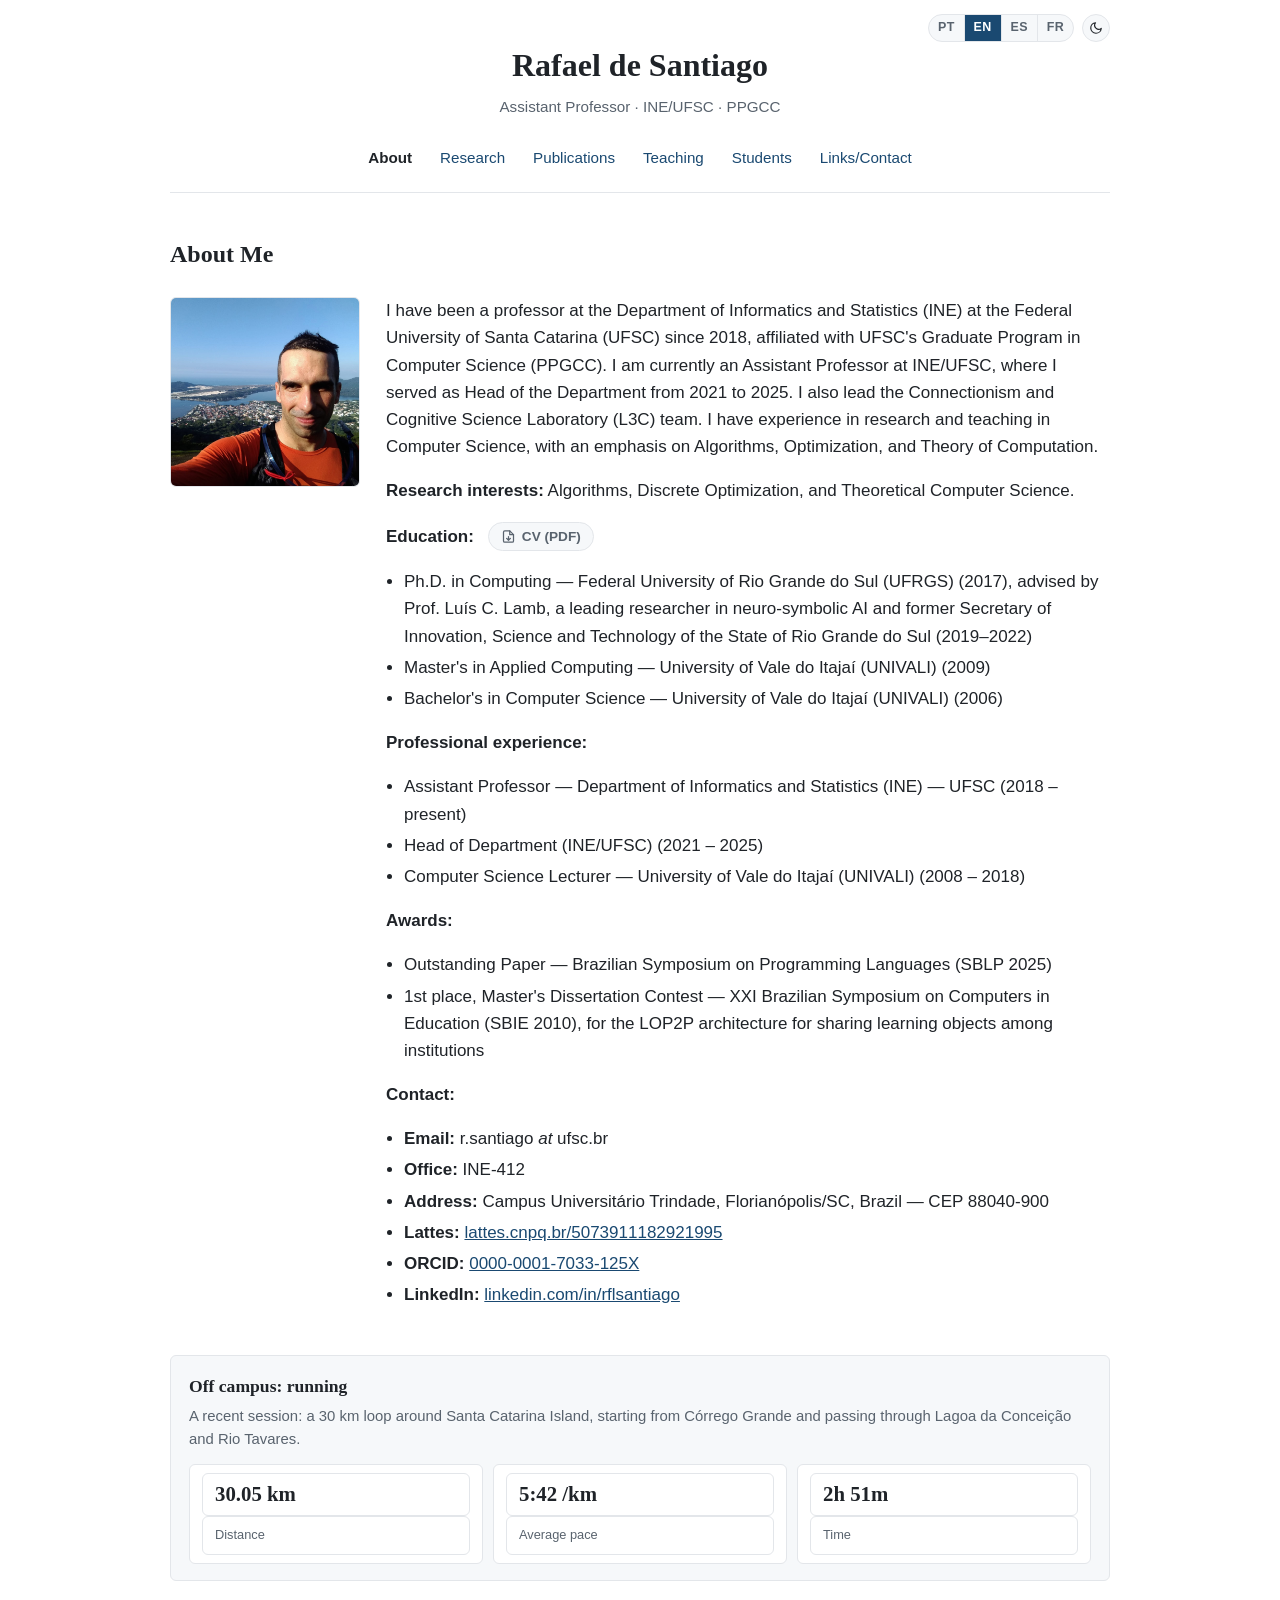
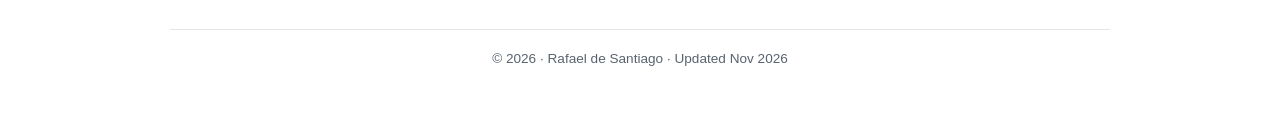
<file: rsantiago/index.html>
<!DOCTYPE html>
<html lang="en">
<head>
<meta charset="utf-8">
<meta name="viewport" content="width=device-width, initial-scale=1">
<title>Rafael de Santiago</title>
<meta name="description" content="Rafael de Santiago, professor do INE/UFSC e do PPGCC: algoritmos, otimização discreta e teoria da computação.">
<meta property="og:type" content="profile">
<meta property="og:title" content="Rafael de Santiago · INE/UFSC">
<meta property="og:description" content="Professor do INE/UFSC e do PPGCC: algoritmos, otimização discreta e teoria da computação.">
<meta property="og:url" content="https://brunovenanciodash.github.io/rsantiago/">
<meta property="og:image" content="https://brunovenanciodash.github.io/rsantiago/rsantiago_foto.jpeg">
<meta name="twitter:card" content="summary">
<link rel="icon" type="image/svg+xml" href="favicon.svg">
<script type="application/ld+json">
{
 "@context": "https://schema.org",
 "@type": "Person",
 "name": "Rafael de Santiago",
 "jobTitle": "Professor Adjunto",
 "url": "https://brunovenanciodash.github.io/rsantiago/",
 "image": "https://brunovenanciodash.github.io/rsantiago/rsantiago_foto.jpeg",
 "affiliation": {
  "@type": "CollegeOrUniversity",
  "name": "Universidade Federal de Santa Catarina (UFSC)",
  "url": "https://www.ufsc.br"
 },
 "worksFor": {
  "@type": "Organization",
  "name": "Departamento de Informática e Estatística (INE/UFSC)",
  "url": "http://ine.ufsc.br"
 },
 "alumniOf": [
  {
   "@type": "CollegeOrUniversity",
   "name": "Universidade Federal do Rio Grande do Sul (UFRGS)"
  },
  {
   "@type": "CollegeOrUniversity",
   "name": "Universidade do Vale do Itajaí (UNIVALI)"
  }
 ],
 "knowsAbout": [
  "Algoritmos",
  "Otimização discreta",
  "Teoria da computação",
  "Computação quântica",
  "Agrupamento em redes"
 ],
 "sameAs": [
  "http://lattes.cnpq.br/5073911182921995",
  "https://orcid.org/0000-0001-7033-125X",
  "https://www.linkedin.com/in/rflsantiago/"
 ]
}
</script>
<script>
  /* idioma salvo ou do navegador, antes de renderizar */
  (function(){
    var ok = ['pt','en','es','fr'], l = null;
    try{ l = localStorage.getItem('rs-lang'); }catch(e){}
    if (ok.indexOf(l) === -1){
      var nav = (navigator.language || 'en').slice(0,2).toLowerCase();
      l = ok.indexOf(nav) !== -1 ? nav : 'en';
    }
    document.documentElement.setAttribute('lang', l === 'pt' ? 'pt-BR' : l);
    document.documentElement.setAttribute('data-lang', l);
    try{
      var t = localStorage.getItem('rs-theme');
      if (t === 'light' || t === 'dark') document.documentElement.setAttribute('data-theme', t);
    }catch(e){}
  })();
</script>
<style>
  :root{
    --max-width:980px;--text:#1f2328;--muted:#59636e;--accent:#1a4971;
    --accent-hover:#0f3556;--border:#e3e6ea;--bg:#fff;--bg-soft:#f6f8fa;--row-hover:#fbfcfd;--on-accent:#fff;
    color-scheme:light;
    --serif:Georgia,"Times New Roman",serif;
    --sans:-apple-system,BlinkMacSystemFont,"Segoe UI",Roboto,Helvetica,Arial,sans-serif;
  }
  @media (prefers-color-scheme:dark){
    :root:not([data-theme="light"]){
      --text:#e6e9ee;--muted:#9aa4b0;--accent:#7cb3e8;--accent-hover:#a9cdf2;
      --border:#2c333c;--bg:#14181d;--bg-soft:#1c2128;--row-hover:#1a1f26;--on-accent:#14181d;
      color-scheme:dark;
    }
  }
  :root[data-theme="dark"]{
      --text:#e6e9ee;--muted:#9aa4b0;--accent:#7cb3e8;--accent-hover:#a9cdf2;
      --border:#2c333c;--bg:#14181d;--bg-soft:#1c2128;--row-hover:#1a1f26;--on-accent:#14181d;
      color-scheme:dark;
  }
  *{box-sizing:border-box}
  body{margin:0;font-family:var(--sans);font-size:17px;line-height:1.6;color:var(--text);background:var(--bg);transition:background .2s,color .2s}
  .wrapper{max-width:var(--max-width);margin:0 auto;padding:0 20px 64px}

  .site-header{position:relative;padding:40px 0 0;text-align:center}
  .site-title{font-family:var(--serif);font-size:2rem;font-weight:700;margin:0 0 4px}
  .site-subtitle{margin:0;color:var(--muted);font-size:.95rem}

  /* tamanho dos botões de idioma/tema */
  :root{--tb-h:28px;--tb-fs:.78rem;--tb-pad:9px;--tb-icon:14px}
  .toolbar{position:absolute;top:14px;right:0;display:flex;gap:8px;align-items:center}
  .theme-btn{display:inline-flex;align-items:center;justify-content:center;width:var(--tb-h);height:var(--tb-h);padding:0;border:1px solid var(--border);border-radius:999px;background:var(--bg-soft);color:var(--text);cursor:pointer}
  .theme-btn:hover{border-color:var(--accent)}
  .theme-btn svg{width:var(--tb-icon);height:var(--tb-icon)}
  .theme-btn .icon-sun{display:none}
  :root[data-theme="dark"] .theme-btn .icon-sun{display:inline}
  :root[data-theme="dark"] .theme-btn .icon-moon{display:none}
  @media (prefers-color-scheme:dark){
    :root:not([data-theme="light"]) .theme-btn .icon-sun{display:inline}
    :root:not([data-theme="light"]) .theme-btn .icon-moon{display:none}
  }
  .lang-switch{display:flex;height:var(--tb-h);border:1px solid var(--border);border-radius:999px;overflow:hidden;background:var(--bg-soft)}
  .lang-switch button{border:0;background:transparent;color:var(--muted);font:inherit;font-size:var(--tb-fs);font-weight:600;letter-spacing:.3px;padding:0 var(--tb-pad);cursor:pointer}
  .lang-switch button + button{border-left:1px solid var(--border)}
  .lang-switch button:hover{color:var(--accent)}
  .lang-switch button[aria-pressed="true"]{background:var(--accent);color:var(--on-accent)}

  nav.main-nav{position:sticky;top:0;z-index:10;background:var(--bg);margin:10px 0 8px;padding:12px 0 18px;border-bottom:1px solid var(--border);text-align:center}
  nav.main-nav ul{list-style:none;margin:0;padding:0;display:flex;flex-wrap:wrap;justify-content:center;gap:6px 4px}
  nav.main-nav a{display:inline-block;padding:4px 12px;color:var(--accent);text-decoration:none;font-size:.95rem;border-radius:4px;transition:background .15s,color .15s;cursor:pointer}
  nav.main-nav a:hover{background:var(--bg-soft)}
  nav.main-nav a.active{color:var(--text);font-weight:600}

  main{padding-top:34px}
  .page{display:none}
  .page.active{display:block}
  h2.section-title{font-family:var(--serif);font-size:1.5rem;margin:0 0 18px;padding-bottom:6px}
  a{color:var(--accent)}
  a:hover{color:var(--accent-hover)}

  .about{display:flex;gap:26px;align-items:flex-start}
  .about .photo{flex:0 0 190px;width:190px;height:190px;border-radius:6px;object-fit:cover;background:var(--bg-soft);border:1px solid var(--border)}
  .about .bio{flex:1 1 auto}
  .about .bio p:first-child{margin-top:0}

  .info-list{padding-left:18px}
  h3.sub-title{font-family:var(--serif);font-size:1.15rem;margin:30px 0 10px;padding-bottom:4px;border-bottom:1px solid var(--border)}
  .proj-list{list-style:none;margin:0;padding:0}
  .proj-list li{display:grid;grid-template-columns:112px 1fr;gap:12px;padding:8px 0;border-bottom:1px solid var(--border);font-size:.97rem}
  .proj-list .when{color:var(--muted);white-space:nowrap;font-variant-numeric:tabular-nums}
  .proj-list .meta{color:var(--muted);font-size:.88rem}
  .sw{padding:14px 18px;border:1px solid var(--border);border-radius:8px;background:var(--bg-soft);margin:0 0 12px}
  .sw b{font-size:1.05rem}
  .sw p{margin:6px 0 8px}
  .sw a{margin-right:14px;font-size:.92rem}
  .repo{white-space:nowrap;font-size:.88rem}
  @media (max-width:640px){.proj-list li{grid-template-columns:1fr;gap:2px}}
  .edu-head{display:flex;align-items:center;gap:14px;flex-wrap:wrap}
  .cv-btn{display:inline-flex;align-items:center;gap:6px;padding:3px 12px;border:1px solid var(--border);border-radius:999px;background:var(--bg-soft);font-size:.85rem;font-weight:600;text-decoration:none;color:var(--muted)}
  .cv-btn:hover{border-color:var(--muted);color:var(--text)}
  .cv-btn svg{width:15px;height:15px}
  .info-list li{margin:4px 0}

  .run{margin-top:30px;padding:16px 18px;border:1px solid var(--border);border-radius:6px;background:var(--bg-soft)}
  .run h3{font-family:var(--serif);font-size:1.1rem;margin:0 0 4px}
  .run p{margin:0 0 12px;color:var(--muted);font-size:.93rem}
  .run-stats{display:grid;grid-template-columns:repeat(3,1fr);gap:10px}
  .run-stats div{background:var(--bg);border:1px solid var(--border);border-radius:6px;padding:8px 12px}
  .run-stats .num{font-family:var(--serif);font-size:1.3rem;font-weight:700;line-height:1.2}
  .run-stats .lbl{color:var(--muted);font-size:.8rem}

  .students-intro{color:var(--muted);margin-bottom:22px}
  .table-scroll{overflow-x:auto}
  table.students{width:100%;border-collapse:collapse;font-size:.97rem;margin:0 0 28px}
  table.students caption{text-align:left;font-weight:600;padding:0 0 8px}
  table.students th,table.students td{text-align:left;padding:10px 14px;border-bottom:1px solid var(--border);vertical-align:top}
  table.students thead th{background:var(--bg-soft);border-bottom:2px solid var(--border);font-size:.85rem;text-transform:uppercase;letter-spacing:.4px;color:var(--muted)}
  table.students tbody tr:hover{background:var(--row-hover)}
  table.students td.nowrap{white-space:nowrap}
  .filters{display:flex;flex-wrap:wrap;gap:6px;margin:4px 0 6px}
  .filters button{padding:4px 12px;border:1px solid var(--border);border-radius:999px;background:var(--bg);color:var(--text);font:inherit;font-size:.85rem;cursor:pointer}
  .filters button:hover{border-color:var(--accent)}
  .filters button[aria-pressed="true"]{background:var(--accent);border-color:var(--accent);color:var(--on-accent)}
  .pub-count{color:var(--muted);font-size:.88rem;margin:6px 0 0}
  .pub-tools{display:flex;flex-direction:column;gap:8px;margin:0 0 4px}
  .filters{align-items:center}
  .f-lbl{font-size:.82rem;font-weight:700;color:var(--muted);min-width:52px}
  .tbd{color:var(--muted);font-style:italic}
  .count-note{color:var(--muted);font-size:.9rem;margin-top:-12px}

  .pub-year{font-family:var(--serif);font-size:1.15rem;margin:28px 0 8px;padding-bottom:4px;border-bottom:1px solid var(--border)}
  .pub-list{list-style:none;padding:0;margin:0}
  .pub-list li{padding:11px 0;border-bottom:1px solid var(--border);font-size:.95rem;line-height:1.5}
  .pub-list .p-title{font-weight:600}
  .pub-list .p-venue{color:var(--muted)}

  .course-list{padding-left:18px}
  .course-list li{margin:7px 0}
  details.semesters{margin-top:22px}
  details.semesters summary{cursor:pointer;color:var(--accent);font-weight:600;padding:6px 0}
  .sem-block h4{font-family:var(--serif);margin:16px 0 4px;font-size:1rem}
  .sem-block ul{padding-left:18px;margin:4px 0}

  .lk-cols{display:grid;grid-template-columns:repeat(3,1fr);gap:28px}
  .lk-cols > div{border-top:2px solid var(--accent);padding-top:12px}
  .lk-grp{font-size:.82rem;text-transform:uppercase;letter-spacing:.8px;color:var(--muted);margin:0 0 10px;font-weight:700}
  .lk-list{list-style:none;margin:0;padding:0}
  .lk-list li{margin:0 0 10px}
  .lk-lbl{display:block;font-size:.85rem;color:var(--muted)}
  @media (max-width:720px){.lk-cols{grid-template-columns:1fr;gap:20px}}

  footer.site-footer{margin-top:48px;padding-top:18px;border-top:1px solid var(--border);color:var(--muted);font-size:.85rem;text-align:center}

  @media (max-width:560px){
    body{font-size:16px}
    .site-header{padding-top:74px}
    .toolbar{left:0;right:0;justify-content:center}
    .about{flex-direction:column;align-items:center}
    .about .photo{width:170px;height:170px;flex-basis:auto}
    .site-title{font-size:1.7rem}
    .run-stats .num{font-size:1.1rem}
  }
  @media (prefers-reduced-motion:reduce){*{transition:none!important}}
</style>
</head>
<body>
  <div class="wrapper">

    <header class="site-header">
      <div class="toolbar">
      <div class="lang-switch" role="group" aria-label="Language">
        <button type="button" data-set-lang="pt" lang="pt-BR" title="Português">PT</button>
        <button type="button" data-set-lang="en" lang="en" title="English">EN</button>
        <button type="button" data-set-lang="es" lang="es" title="Español">ES</button>
        <button type="button" data-set-lang="fr" lang="fr" title="Français">FR</button>
      </div>
      <button class="theme-btn" id="themeToggle" type="button">
        <svg class="icon-moon" viewBox="0 0 24 24" fill="none" stroke="currentColor" stroke-width="2" stroke-linecap="round" stroke-linejoin="round" aria-hidden="true"><path d="M21 12.8A9 9 0 1 1 11.2 3a7 7 0 0 0 9.8 9.8z"/></svg>
        <svg class="icon-sun" viewBox="0 0 24 24" fill="none" stroke="currentColor" stroke-width="2" stroke-linecap="round" stroke-linejoin="round" aria-hidden="true"><circle cx="12" cy="12" r="4"/><path d="M12 2v2M12 20v2M4.9 4.9l1.4 1.4M17.7 17.7l1.4 1.4M2 12h2M20 12h2M4.9 19.1l1.4-1.4M17.7 6.3l1.4-1.4"/></svg>
      </button>
      </div>
      <h1 class="site-title">Rafael de Santiago</h1>
      <p class="site-subtitle" data-i18n="subtitle">Assistant Professor · INE/UFSC · PPGCC</p>
    </header>

    <nav class="main-nav">
      <ul>
        <li><a href="#about" data-i18n="nav_about">About</a></li>
        <li><a href="#research" data-i18n="nav_research">Research</a></li>
        <li><a href="#publications" data-i18n="nav_pubs">Publications</a></li>
        <li><a href="#teaching" data-i18n="nav_teaching">Teaching</a></li>
        <li><a href="#students" data-i18n="nav_students">Students</a></li>
        <li><a href="#links" data-i18n="nav_links">Links</a></li>
      </ul>
    </nav>

    <main>

      <!-- ================= ABOUT ================= -->
      <section id="about" class="page">
        <h2 class="section-title" data-i18n="about_title">About Me</h2>
        <div class="about">
          <img class="photo" src="rsantiago_foto.jpeg" width="1440" height="1435" alt="Rafael de Santiago">
          <div class="bio">
            <p data-i18n="bio"></p>
            <p><strong data-i18n="interests_label"></strong> <span data-i18n="interests"></span></p>
            <p class="edu-head"><strong data-i18n="edu_label"></strong>
              <a class="cv-btn" href="cv/Rafael_de_Santiago_CV.pdf" target="_blank" rel="noopener"><svg viewBox="0 0 24 24" fill="none" stroke="currentColor" stroke-width="2" stroke-linecap="round" stroke-linejoin="round" aria-hidden="true"><path d="M14 3H6a2 2 0 0 0-2 2v14a2 2 0 0 0 2 2h12a2 2 0 0 0 2-2V9z"/><path d="M14 3v6h6M12 12v6M9 15l3 3 3-3"/></svg><span data-i18n="cv_btn"></span></a>
            </p>
            <ul class="info-list">
              <li data-i18n="edu3"></li>
              <li data-i18n="edu4"></li>
              <li data-i18n="edu5"></li>
            </ul>
            <p><strong data-i18n="exp_label"></strong></p>
            <ul class="info-list">
              <li data-i18n="edu1"></li>
              <li data-i18n="edu2"></li>
              <li data-i18n="edu6"></li>
            </ul>
            <p><strong data-i18n="awards_label"></strong></p>
            <ul class="info-list">
              <li data-i18n="aw1"></li>
              <li data-i18n="aw2"></li>
            </ul>
            <p><strong data-i18n="contact_label"></strong></p>
            <ul class="info-list">
              <li><strong>Email:</strong> r.santiago <em data-i18n="at">at</em> ufsc.br</li>
              <li><strong data-i18n="office_label"></strong> INE-412</li>
              <li><strong data-i18n="address_label"></strong> <span data-i18n="address"></span></li>
              <li><strong>Lattes:</strong> <a target="_blank" rel="noopener" href="http://lattes.cnpq.br/5073911182921995">lattes.cnpq.br/5073911182921995</a></li>
              <li><strong>ORCID:</strong> <a target="_blank" rel="noopener" href="https://orcid.org/0000-0001-7033-125X">0000-0001-7033-125X</a></li>
              <li><strong>LinkedIn:</strong> <a target="_blank" rel="noopener" href="https://www.linkedin.com/in/rflsantiago/">linkedin.com/in/rflsantiago</a></li>
            </ul>
          </div>
        </div>

        <div class="run">
          <h3 data-i18n="run_title"></h3>
          <p data-i18n="run_text"></p>
          <div class="run-stats">
            <div><div class="num">30.05 km</div><div class="lbl" data-i18n="run_dist"></div></div>
            <div><div class="num">5:42 /km</div><div class="lbl" data-i18n="run_pace"></div></div>
            <div><div class="num">2h 51m</div><div class="lbl" data-i18n="run_time"></div></div>
          </div>
        </div>
      </section>

      <!-- ================= RESEARCH ================= -->
      <section id="research" class="page">
        <h2 class="section-title" data-i18n="research_title">Research</h2>
        <p data-i18n="research_p1"></p>
        <p data-i18n="research_lab"></p>
        <p data-i18n="research_prospective"></p>

        <h3 class="sub-title" data-i18n="projects_title"></h3>
        <ul class="proj-list" id="projList"></ul>

        <h3 class="sub-title" data-i18n="software_title"></h3>
        <div id="swList"></div>
      </section>

      <!-- ================= PUBLICATIONS ================= -->
      <section id="publications" class="page">
        <h2 class="section-title" data-i18n="pubs_title">Published Papers</h2>
        <div class="pub-tools">
          <div class="filters" id="fTipo" role="group">
            <span class="f-lbl" data-i18n="f_type"></span>
            <button type="button" data-f="" aria-pressed="true" data-i18n="f_all"></button>
            <button type="button" data-f="periodico" aria-pressed="false" data-i18n="f_journal"></button>
            <button type="button" data-f="congresso" aria-pressed="false" data-i18n="f_conf"></button>
          </div>
          <div class="filters" id="fTema" role="group">
            <span class="f-lbl" data-i18n="f_topic"></span>
            <button type="button" data-f="" aria-pressed="true" data-i18n="f_all"></button>
            <button type="button" data-f="quantica" aria-pressed="false" data-i18n="t_quantica"></button>
            <button type="button" data-f="grafos" aria-pressed="false" data-i18n="t_grafos"></button>
            <button type="button" data-f="otimizacao" aria-pressed="false" data-i18n="t_otimizacao"></button>
            <button type="button" data-f="ia" aria-pressed="false" data-i18n="t_ia"></button>
          </div>
        </div>
        <p class="pub-count" id="pubCount" aria-live="polite"></p>
        <div id="pubList"></div>
      </section>

      <!-- ================= TEACHING ================= -->
      <section id="teaching" class="page">
        <h2 class="section-title" data-i18n="teaching_title">Teaching</h2>
        <p><strong data-i18n="current_courses"></strong></p>
        <ul class="course-list" id="currentCourses"></ul>
        <p><strong data-i18n="materials"></strong></p>
        <ul class="course-list" id="materials"></ul>
        <details class="semesters">
          <summary data-i18n="prev_taught"></summary>
          <div class="sem-block" id="semesters"></div>
        </details>
      </section>

      <!-- ================= STUDENTS ================= -->
      <section id="students" class="page">
        <h2 class="section-title" data-i18n="students_title">Students</h2>
        <p class="students-intro" data-i18n="students_intro"></p>
        <div class="table-scroll">
          <table class="students">
            <caption data-i18n="students_caption"></caption>
            <thead>
              <tr>
                <th scope="col" data-i18n="th_name"></th>
                <th scope="col" data-i18n="th_level"></th>
                <th scope="col" data-i18n="th_start"></th>
                <th scope="col" data-i18n="th_topic"></th>
              </tr>
            </thead>
            <tbody id="studentRows"></tbody>
          </table>
        </div>
        <p class="count-note" id="studentCount"></p>

        <div class="table-scroll">
          <table class="students">
            <caption data-i18n="done_caption"></caption>
            <thead>
              <tr>
                <th scope="col" data-i18n="th_name"></th>
                <th scope="col" data-i18n="th_level"></th>
                <th scope="col" data-i18n="th_year"></th>
                <th scope="col" data-i18n="th_thesis"></th>
              </tr>
            </thead>
            <tbody id="doneRows"></tbody>
          </table>
        </div>
      </section>

      <!-- ================= LINKS ================= -->
      <section id="links" class="page">
        <h2 class="section-title" data-i18n="links_title">Useful Links</h2>
        <div class="lk-cols">
          <div>
            <h3 class="lk-grp" data-i18n="contact_title"></h3>
            <ul class="lk-list">
              <li><span class="lk-lbl" data-i18n="lb_email"></span>r.santiago <em data-i18n="at">at</em> ufsc.br</li>
              <li><span class="lk-lbl" data-i18n="lb_office"></span>INE-412</li>
              <li><span class="lk-lbl" data-i18n="lb_address"></span><span data-i18n="address"></span></li>
            </ul>
          </div>
          <div>
            <h3 class="lk-grp" data-i18n="grp_profiles"></h3>
            <ul class="lk-list">
              <li><span class="lk-lbl" data-i18n="lb_lattes"></span><a target="_blank" rel="noopener" href="http://lattes.cnpq.br/5073911182921995">lattes.cnpq.br/5073911182921995</a></li>
              <li><span class="lk-lbl">ORCID</span><a target="_blank" rel="noopener" href="https://orcid.org/0000-0001-7033-125X">0000-0001-7033-125X</a></li>
              <li><span class="lk-lbl">LinkedIn</span><a target="_blank" rel="noopener" href="https://www.linkedin.com/in/rflsantiago/">linkedin.com/in/rflsantiago</a></li>
            </ul>
          </div>
          <div>
            <h3 class="lk-grp" data-i18n="grp_inst"></h3>
            <ul class="lk-list">
              <li><span class="lk-lbl" data-i18n="lb_univ"></span><a target="_blank" rel="noopener" href="http://www.ufsc.br">www.ufsc.br</a></li>
              <li><span class="lk-lbl" data-i18n="lb_dept"></span><a target="_blank" rel="noopener" href="http://ine.ufsc.br">ine.ufsc.br</a></li>
              <li><span class="lk-lbl" data-i18n="lb_ppgcc"></span><a target="_blank" rel="noopener" href="https://ppgcc.ufsc.br/">ppgcc.ufsc.br</a></li>
              <li><span class="lk-lbl" data-i18n="lb_lab"></span><a target="_blank" rel="noopener" href="../L3C/index.html" data-i18n="lab_name"></a></li>
            </ul>
          </div>
        </div>
      </section>

    </main>

    <footer class="site-footer">© 2026 · Rafael de Santiago<span id="updated"></span></footer>
  </div>

<script src="dados.js"></script>
<script src="textos.js"></script>
<script src="render.js"></script>
</body>
</html>
</file>
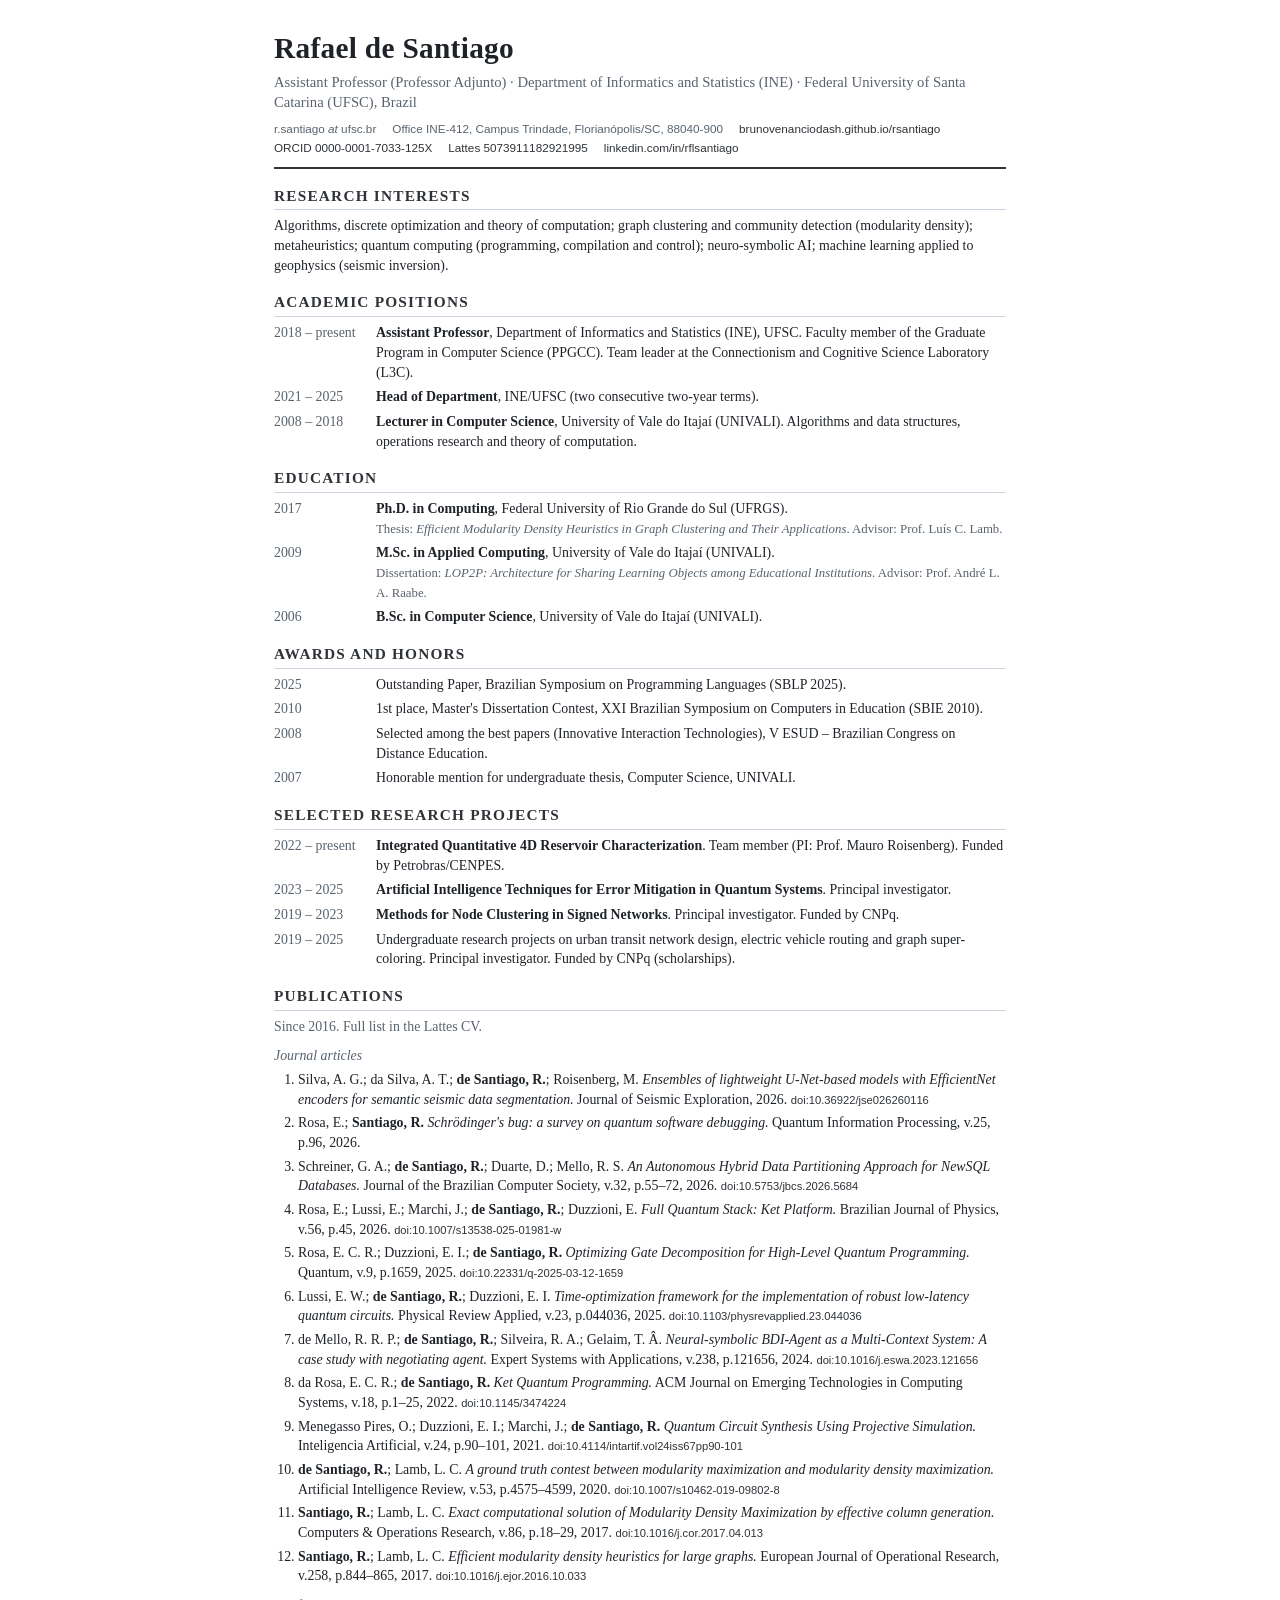
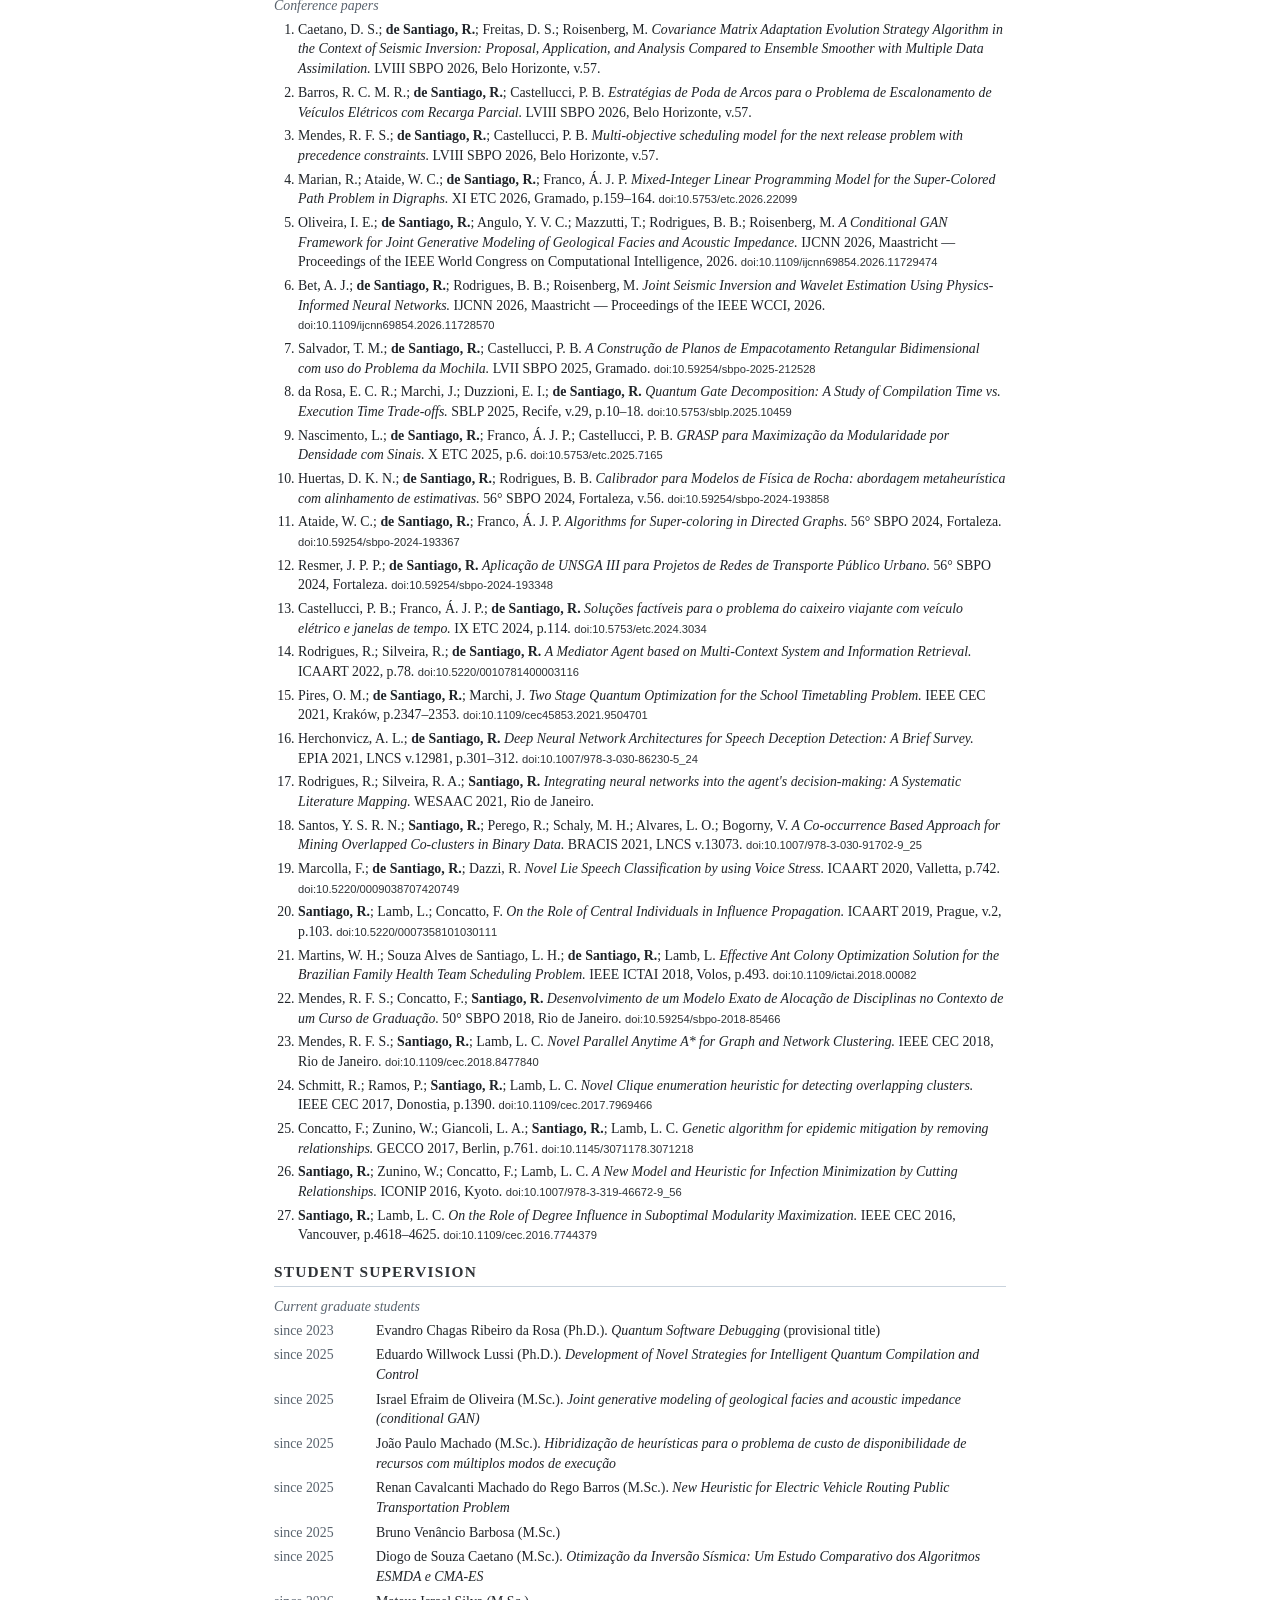
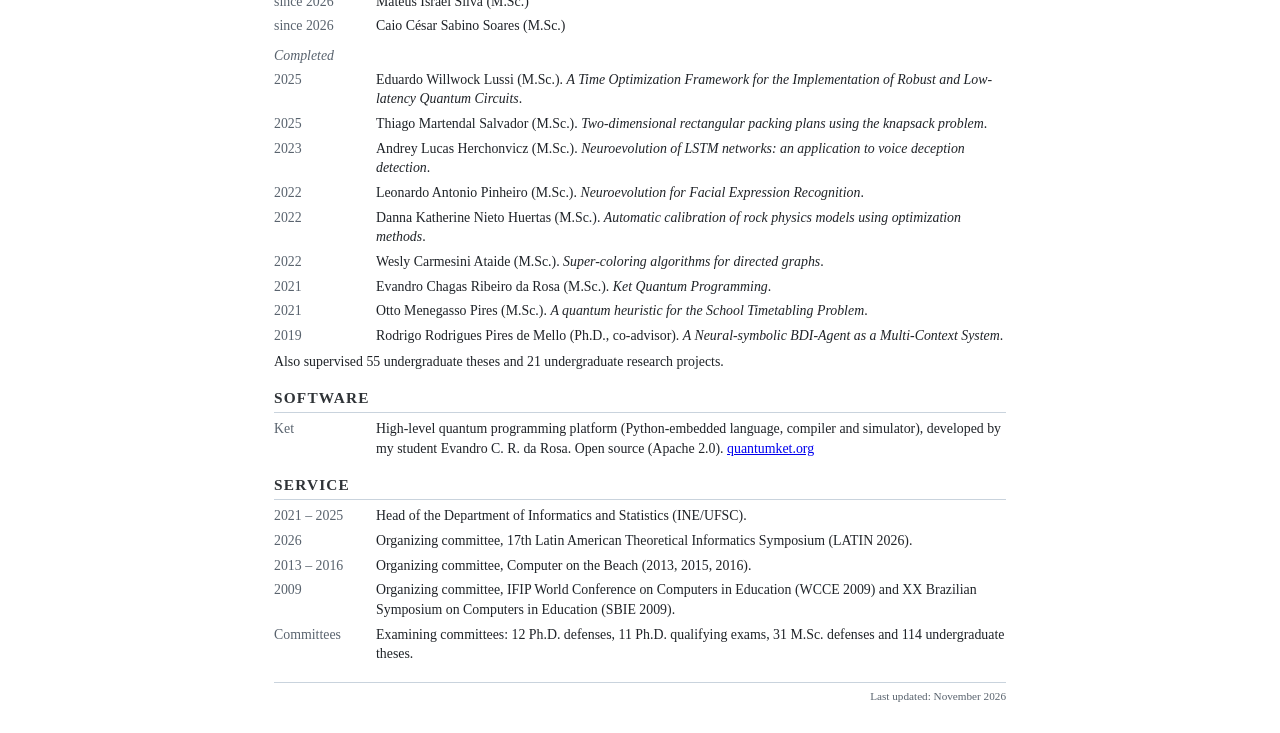
<file: rsantiago/cv/cv.html>
<!DOCTYPE html>
<html lang="en">
<head>
<meta charset="utf-8">
<meta name="viewport" content="width=device-width, initial-scale=1">
<title>Rafael de Santiago · Curriculum Vitae</title>
<!--
  CURRÍCULO (CV) EM PDF · como atualizar
  1. Edite os textos fixos abaixo (cargos, formação, prêmios, projetos, serviço).
     Publicações e orientandos atuais vêm sozinhos de ../dados.js.
  2. Abra este arquivo no navegador (Chrome/Edge), Ctrl+P → "Salvar como PDF",
     tamanho A4, margens "Padrão", marque "Gráficos de plano de fundo".
  3. Salve por cima de Rafael_de_Santiago_CV.pdf nesta mesma pasta.
-->
<style>
  @page{size:A4;margin:16mm 17mm 18mm}
  :root{--text:#1f2328;--muted:#59636e;--accent:#2f3337;--rule:#c9d3dd}
  *{box-sizing:border-box}
  body{margin:0;background:#fff;color:var(--text);font-family:Georgia,"Times New Roman",serif;font-size:10.4pt;line-height:1.42}
  .page{max-width:780px;margin:0 auto;padding:28px 24px}
  @media print{.page{padding:0;max-width:none}}
  header{border-bottom:2px solid var(--accent);padding-bottom:10px;margin-bottom:6px}
  h1{font-size:22pt;margin:0;letter-spacing:.3px}
  .role{margin:2px 0 8px;color:var(--muted);font-size:11pt}
  .contact{display:flex;flex-wrap:wrap;gap:2px 16px;font-family:-apple-system,"Segoe UI",Roboto,Helvetica,Arial,sans-serif;font-size:8.8pt;color:var(--muted)}
  .contact a{color:var(--accent);text-decoration:none}
  h2{font-size:11.5pt;text-transform:uppercase;letter-spacing:1.2px;color:var(--accent);margin:16px 0 6px;padding-bottom:3px;border-bottom:1px solid var(--rule);break-after:avoid}
  h3{font-size:10.4pt;margin:10px 0 4px;font-style:italic;font-weight:normal;color:var(--muted);break-after:avoid}
  .row{display:grid;grid-template-columns:92px 1fr;gap:10px;margin:0 0 5px;break-inside:avoid}
  .row .when{color:var(--muted);font-variant-numeric:tabular-nums;white-space:nowrap}
  .row .sub{color:var(--muted);font-size:9.6pt}
  p{margin:0 0 6px}
  ol.pubs{margin:0;padding-left:24px}
  ol.pubs li{margin:0 0 4px;break-inside:avoid}
  ol.pubs .t{font-style:italic}
  ol.pubs a{color:var(--accent);text-decoration:none;font-family:-apple-system,"Segoe UI",Roboto,Helvetica,Arial,sans-serif;font-size:8.4pt}
  footer{margin-top:18px;padding-top:6px;border-top:1px solid var(--rule);font-size:8.4pt;color:var(--muted);text-align:right}
</style>
</head>
<body>
<div class="page">

<header>
  <h1>Rafael de Santiago</h1>
  <p class="role">Assistant Professor (Professor Adjunto) · Department of Informatics and Statistics (INE) · Federal University of Santa Catarina (UFSC), Brazil</p>
  <div class="contact">
    <span>r.santiago <i>at</i> ufsc.br</span>
    <span>Office INE-412, Campus Trindade, Florianópolis/SC, 88040-900</span>
    <a href="https://brunovenanciodash.github.io/rsantiago/">brunovenanciodash.github.io/rsantiago</a>
    <a href="https://orcid.org/0000-0001-7033-125X">ORCID 0000-0001-7033-125X</a>
    <a href="http://lattes.cnpq.br/5073911182921995">Lattes 5073911182921995</a>
    <a href="https://www.linkedin.com/in/rflsantiago/">linkedin.com/in/rflsantiago</a>
  </div>
</header>

<h2>Research Interests</h2>
<p>Algorithms, discrete optimization and theory of computation; graph clustering and community detection (modularity density); metaheuristics; quantum computing (programming, compilation and control); neuro-symbolic AI; machine learning applied to geophysics (seismic inversion).</p>

<h2>Academic Positions</h2>
<div class="row"><span class="when">2018 – present</span><div><b>Assistant Professor</b>, Department of Informatics and Statistics (INE), UFSC. Faculty member of the Graduate Program in Computer Science (PPGCC). Team leader at the Connectionism and Cognitive Science Laboratory (L3C).</div></div>
<div class="row"><span class="when">2021 – 2025</span><div><b>Head of Department</b>, INE/UFSC (two consecutive two-year terms).</div></div>
<div class="row"><span class="when">2008 – 2018</span><div><b>Lecturer in Computer Science</b>, University of Vale do Itajaí (UNIVALI). Algorithms and data structures, operations research and theory of computation.</div></div>

<h2>Education</h2>
<div class="row"><span class="when">2017</span><div><b>Ph.D. in Computing</b>, Federal University of Rio Grande do Sul (UFRGS).<br><span class="sub">Thesis: <i>Efficient Modularity Density Heuristics in Graph Clustering and Their Applications</i>. Advisor: Prof. Luís C. Lamb.</span></div></div>
<div class="row"><span class="when">2009</span><div><b>M.Sc. in Applied Computing</b>, University of Vale do Itajaí (UNIVALI).<br><span class="sub">Dissertation: <i>LOP2P: Architecture for Sharing Learning Objects among Educational Institutions</i>. Advisor: Prof. André L. A. Raabe.</span></div></div>
<div class="row"><span class="when">2006</span><div><b>B.Sc. in Computer Science</b>, University of Vale do Itajaí (UNIVALI).</div></div>

<h2>Awards and Honors</h2>
<div class="row"><span class="when">2025</span><div>Outstanding Paper, Brazilian Symposium on Programming Languages (SBLP 2025).</div></div>
<div class="row"><span class="when">2010</span><div>1st place, Master's Dissertation Contest, XXI Brazilian Symposium on Computers in Education (SBIE 2010).</div></div>
<div class="row"><span class="when">2008</span><div>Selected among the best papers (Innovative Interaction Technologies), V ESUD – Brazilian Congress on Distance Education.</div></div>
<div class="row"><span class="when">2007</span><div>Honorable mention for undergraduate thesis, Computer Science, UNIVALI.</div></div>

<h2>Selected Research Projects</h2>
<div class="row"><span class="when">2022 – present</span><div><b>Integrated Quantitative 4D Reservoir Characterization</b>. Team member (PI: Prof. Mauro Roisenberg). Funded by Petrobras/CENPES.</div></div>
<div class="row"><span class="when">2023 – 2025</span><div><b>Artificial Intelligence Techniques for Error Mitigation in Quantum Systems</b>. Principal investigator.</div></div>
<div class="row"><span class="when">2019 – 2023</span><div><b>Methods for Node Clustering in Signed Networks</b>. Principal investigator. Funded by CNPq.</div></div>
<div class="row"><span class="when">2019 – 2025</span><div>Undergraduate research projects on urban transit network design, electric vehicle routing and graph super-coloring. Principal investigator. Funded by CNPq (scholarships).</div></div>

<h2>Publications</h2>
<p class="sub" style="color:var(--muted)">Since 2016. Full list in the Lattes CV.</p>
<h3>Journal articles</h3>
<ol class="pubs" id="cvJournals"></ol>
<h3>Conference papers</h3>
<ol class="pubs" id="cvConfs"></ol>

<h2>Student Supervision</h2>
<h3>Current graduate students</h3>
<div id="cvCurrent"></div>
<h3>Completed</h3>
<div id="cvDone"></div>
<p style="margin-top:6px">Also supervised 55 undergraduate theses and 21 undergraduate research projects.</p>


<h2>Software</h2>
<div id="cvSoftware"></div>

<h2>Service</h2>
<div class="row"><span class="when">2021 – 2025</span><div>Head of the Department of Informatics and Statistics (INE/UFSC).</div></div>
<div class="row"><span class="when">2026</span><div>Organizing committee, 17th Latin American Theoretical Informatics Symposium (LATIN 2026).</div></div>
<div class="row"><span class="when">2013 – 2016</span><div>Organizing committee, Computer on the Beach (2013, 2015, 2016).</div></div>
<div class="row"><span class="when">2009</span><div>Organizing committee, IFIP World Conference on Computers in Education (WCCE 2009) and XX Brazilian Symposium on Computers in Education (SBIE 2009).</div></div>
<div class="row"><span class="when">Committees</span><div>Examining committees: 12 Ph.D. defenses, 11 Ph.D. qualifying exams, 31 M.Sc. defenses and 114 undergraduate theses.</div></div>

<footer id="cvUpdated"></footer>
</div>

<script src="../dados.js"></script>
<script>
(function(){
  function esc(s){ return String(s).replace(/&/g,"&amp;").replace(/</g,"&lt;").replace(/>/g,"&gt;"); }
  function en(v){ return (v && typeof v === "object") ? (v.en || v.pt) : (v || ""); }
  function pub(p){
    var a = esc(p.autores).replace(/((?:de )?Santiago, R\.)/g, "<b>$1</b>");
    return "<li>" + a + ' <span class="t">' + esc(p.titulo.replace(/\.$/, "")) + ".</span> " + esc(p.veiculo) +
           (p.doi ? ' <a href="https://doi.org/' + esc(p.doi) + '">doi:' + esc(p.doi) + "</a>" : "") + "</li>";
  }
  var pubs = DADOS.publicacoes.slice().sort(function(a, b){ return b.ano - a.ano; });
  document.getElementById("cvJournals").innerHTML = pubs.filter(function(p){ return p.tipo === "periodico"; }).map(pub).join("");
  document.getElementById("cvConfs").innerHTML = pubs.filter(function(p){ return p.tipo !== "periodico"; }).map(pub).join("");

  document.getElementById("cvCurrent").innerHTML = DADOS.orientandos.map(function(s){
    var t = en(s.tema);
    return '<div class="row"><span class="when">since ' + esc(s.inicio.slice(-4)) + "</span><div>" + esc(s.nome) +
           " (" + (s.nivel === "dr" ? "Ph.D." : "M.Sc.") + ")" + (t ? ". <i>" + esc(t) + "</i>" + (s.provisorio ? " (provisional title)" : "") : "") + "</div></div>";
  }).join("");

  document.getElementById("cvDone").innerHTML = (DADOS.orientandosConcluidos || []).map(function(s){
    return '<div class="row"><span class="when">' + s.ano + "</span><div>" + esc(s.nome) + " (" + (s.nivel === "dr" ? "Ph.D." : "M.Sc.") +
           (s.coorientacao ? ", co-advisor" : "") + "). <i>" + esc(s.tituloEn || s.titulo) + "</i>.</div></div>";
  }).join("");
  document.getElementById("cvSoftware").innerHTML = (DADOS.software || []).map(function(s){
    return '<div class="row"><span class="when">' + esc(s.nome) + "</span><div>" + esc(en(s.descricao)) + ' <a href="' + esc(s.url) + '">' + esc(s.url.replace(/^https?:\/\//, "")) + "</a></div></div>";
  }).join("");

  var M = ["January","February","March","April","May","June","July","August","September","October","November","December"];
  var u = DADOS.atualizadoEm || "";
  document.getElementById("cvUpdated").textContent = u ? "Last updated: " + M[+u.slice(5, 7) - 1] + " " + u.slice(0, 4) : "";
})();
</script>
</body>
</html>
</file>
